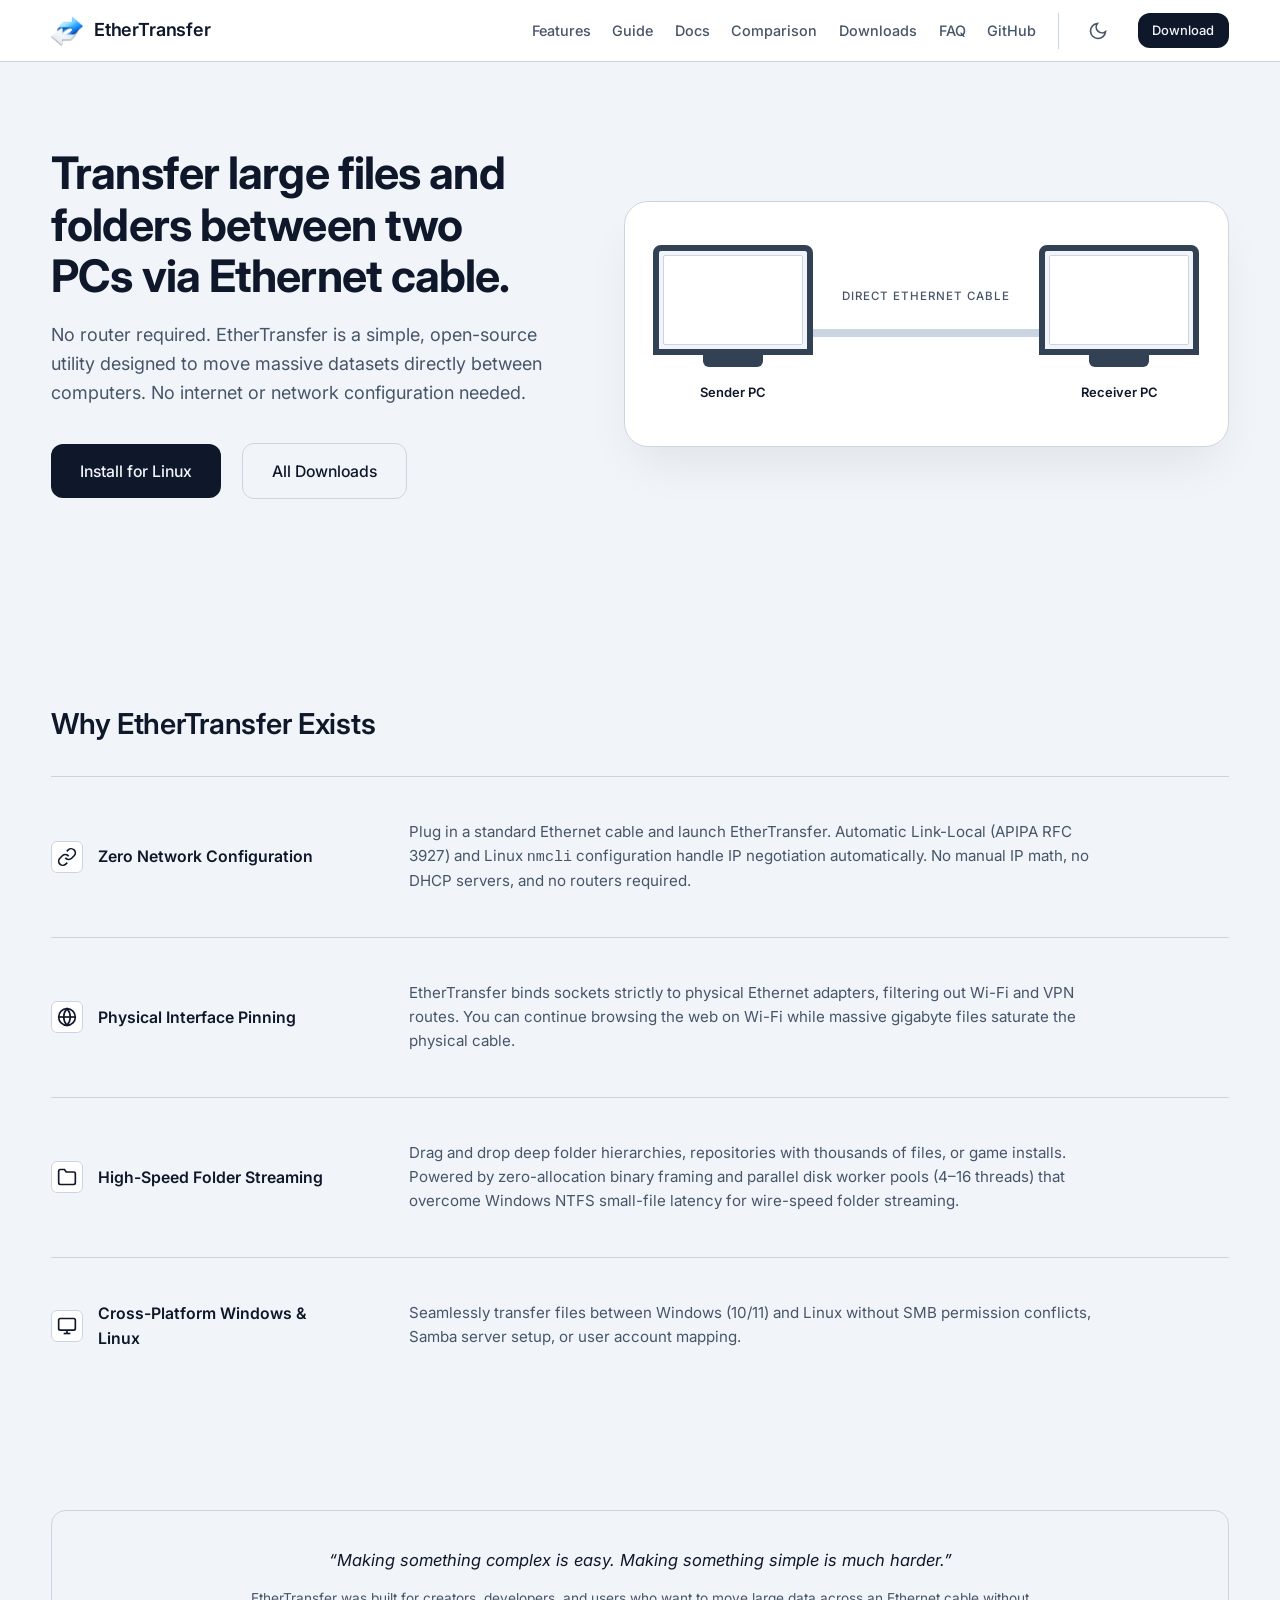
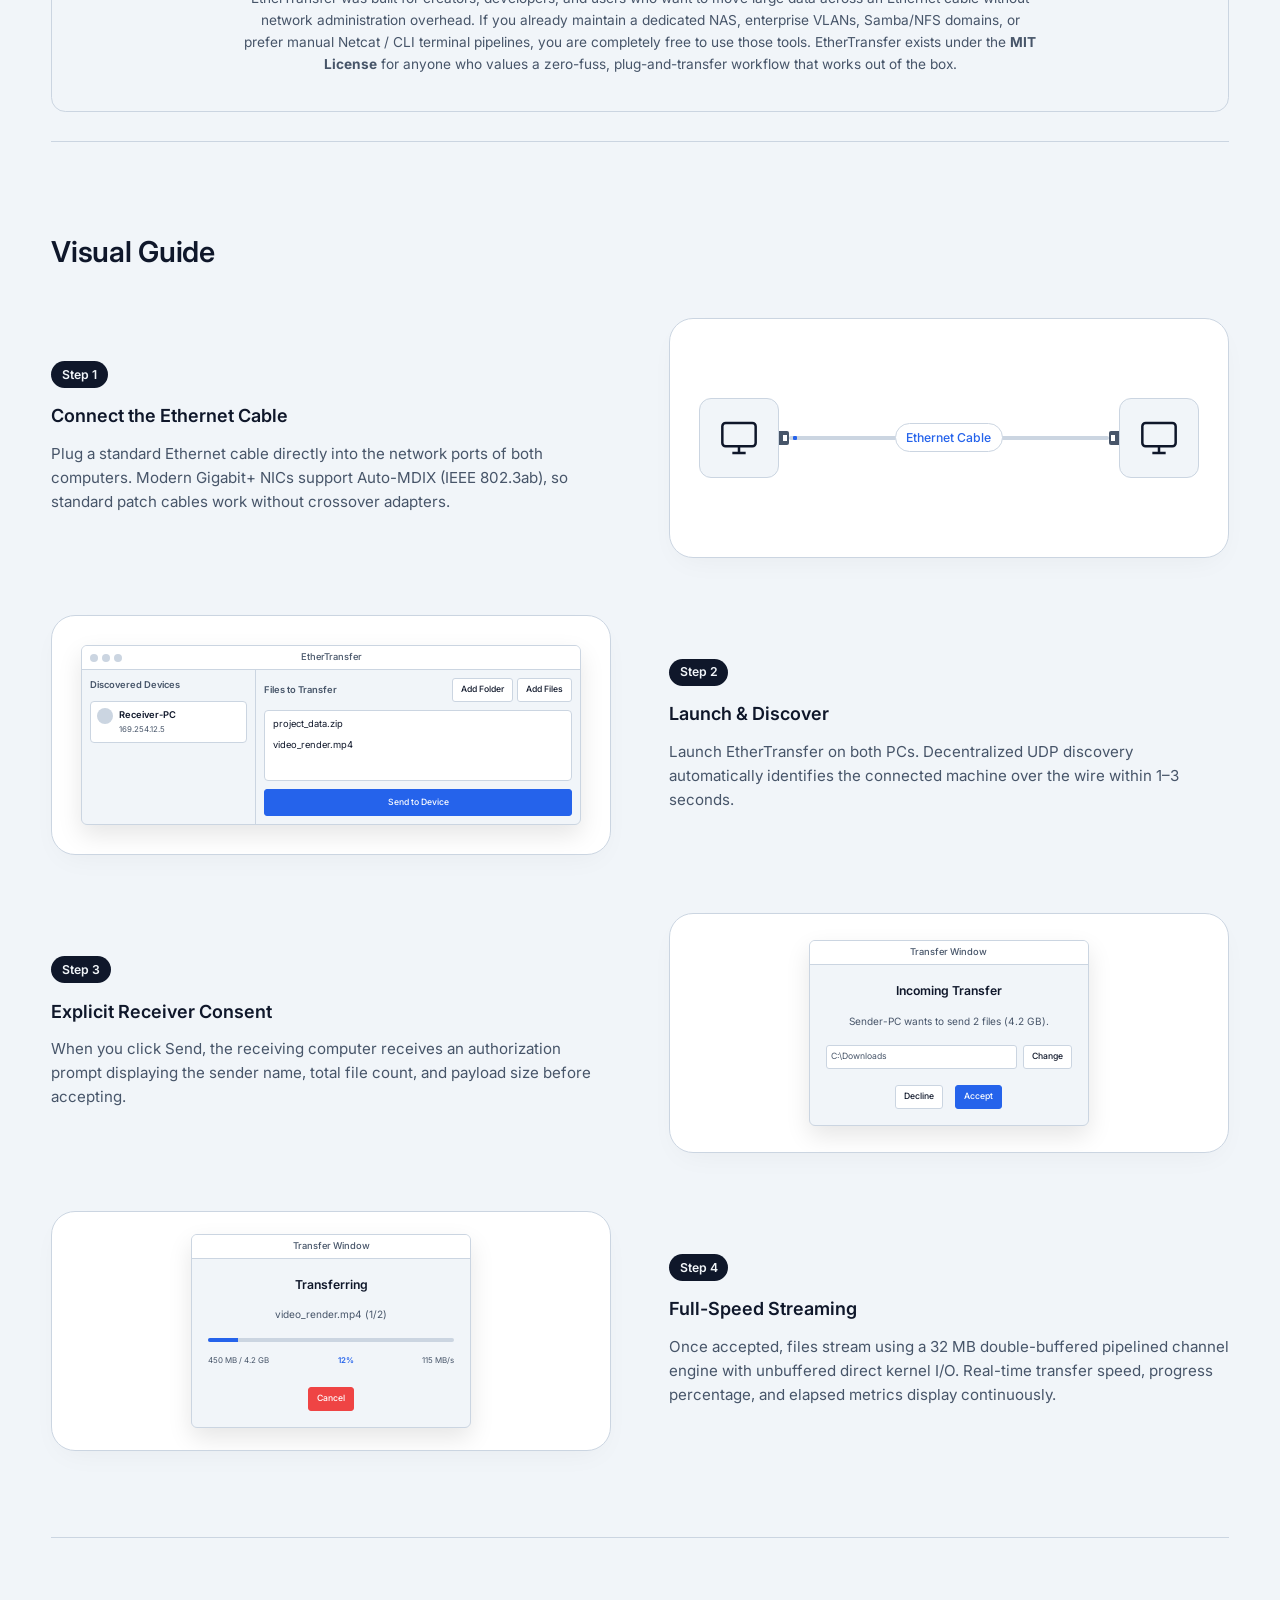
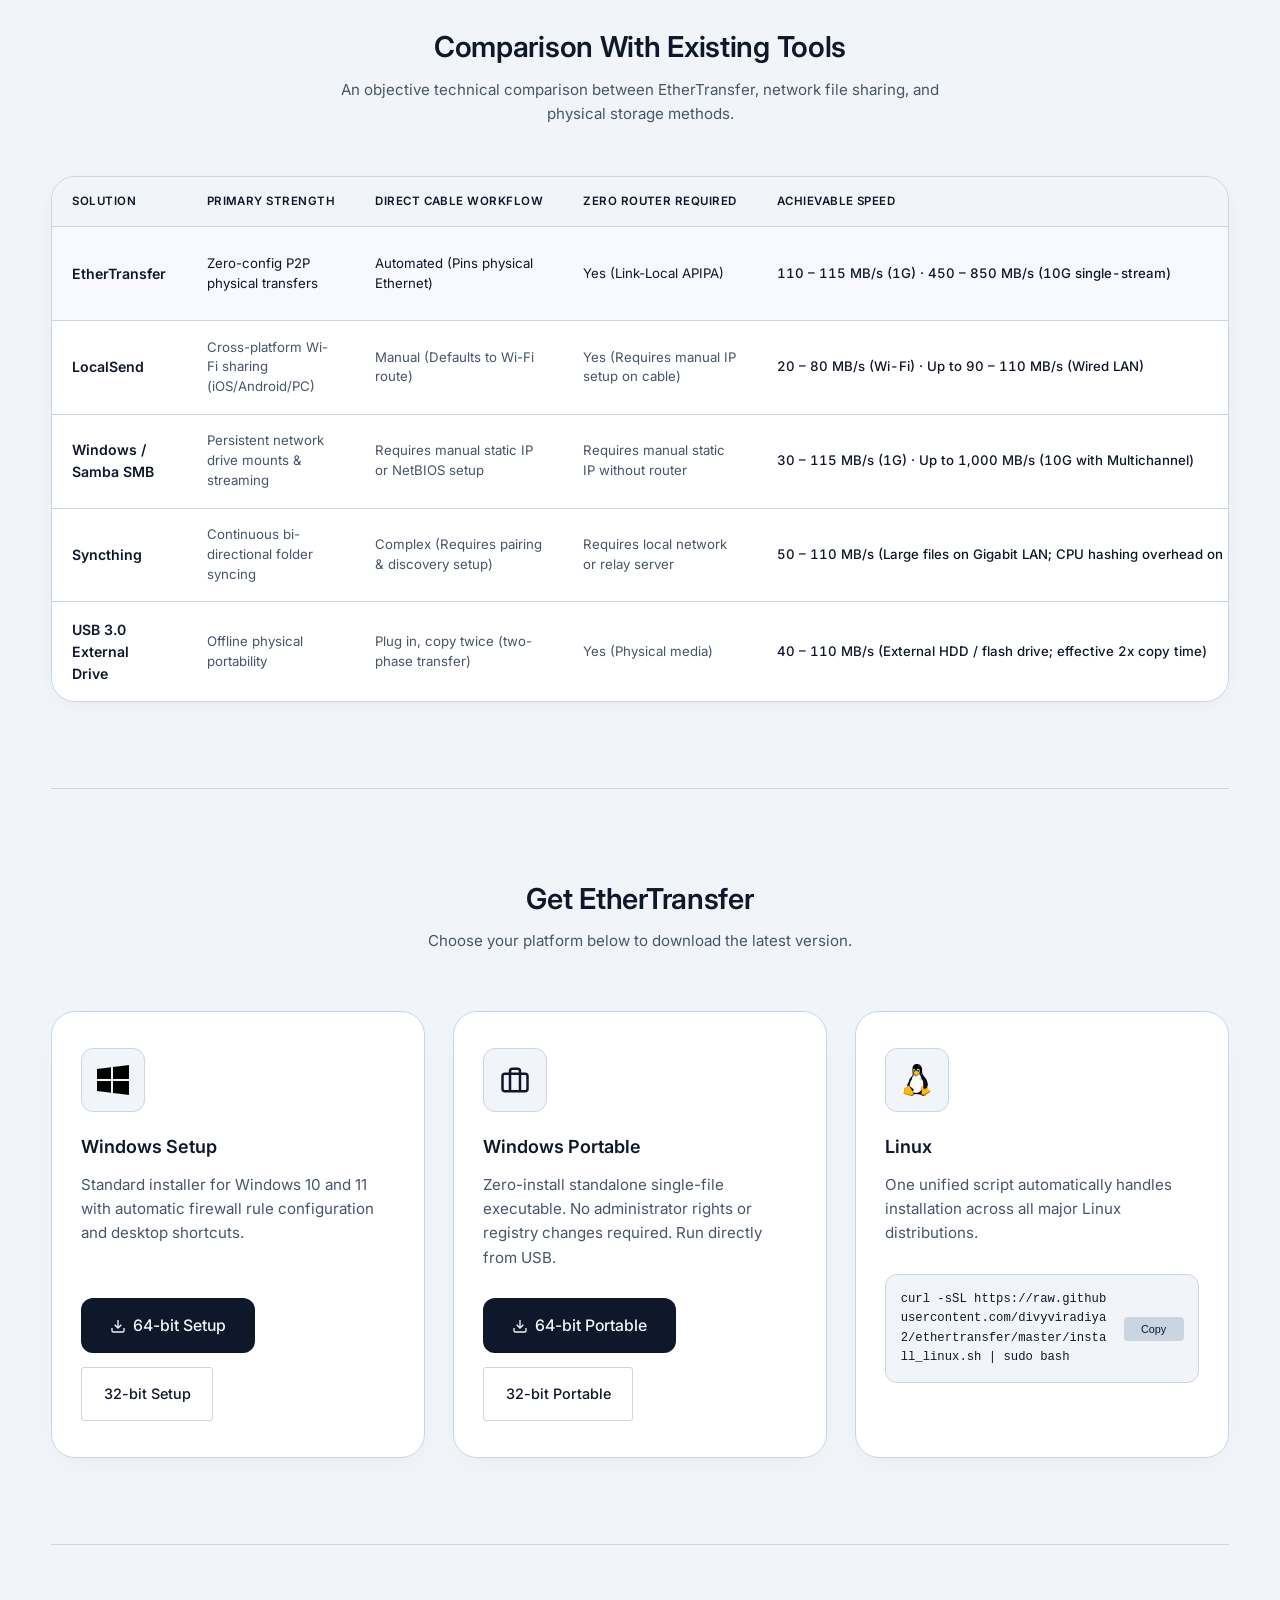
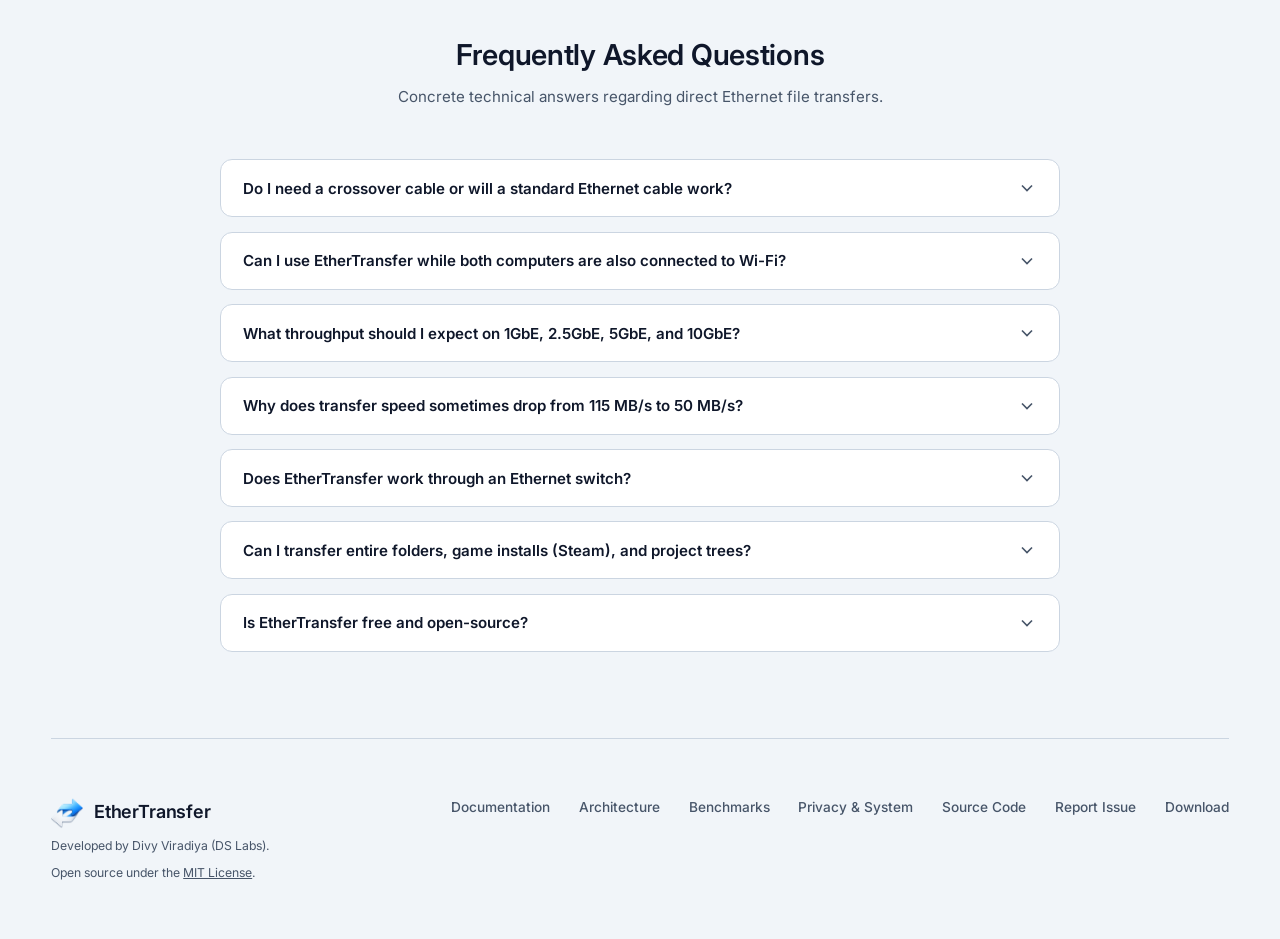
<file: website/index.html>
<!DOCTYPE html>
<html lang="en" data-theme="light">
<head>
    <meta charset="UTF-8">
    <meta name="viewport" content="width=device-width, initial-scale=1.0">
    <title>EtherTransfer | Direct PC-to-PC File Transfer via Ethernet Cable (100% Offline, Zero-Config)</title>
    <meta name="description" content="Transfer massive files and entire folders directly between two PCs using an Ethernet cable. 100% offline, zero configuration, no router or internet required. Free & open-source for Windows & Linux.">
    <meta name="keywords" content="EtherTransfer, ethernet file transfer, direct pc to pc file transfer, transfer files pc to pc ethernet cable, lan cable file transfer without router, transfer files from pc to pc without internet, offline computer to computer transfer, direct ethernet file transfer windows 11, transfer large files laptop to laptop, crossover cable alternative, open source lan transfer, fast pc file sharing">
    <meta name="author" content="Divy Viradiya (DS Labs)">
    <meta name="robots" content="index, follow, max-image-preview:large, max-snippet:-1, max-video-preview:-1">
    <link rel="canonical" href="https://divyviradiya2.github.io/ethertransfer/">
    <meta name="google-site-verification" content="xo-fJdA8-y3mHNGwgR5dmHEUCVLoCD04pnYCqhpPVao">

    <meta property="og:type" content="website">
    <meta property="og:url" content="https://divyviradiya2.github.io/ethertransfer/">
    <meta property="og:title" content="EtherTransfer | Direct PC-to-PC File Transfer via Ethernet Cable">
    <meta property="og:description" content="Move massive files and folder trees directly between two PCs at full Ethernet speed. 100% offline, zero setup, no router or internet needed.">
    <meta property="og:image" content="https://divyviradiya2.github.io/ethertransfer/assets/logo.png">
    <meta property="og:site_name" content="EtherTransfer">
    <meta property="og:locale" content="en_US">

    <meta name="twitter:card" content="summary_large_image">
    <meta name="twitter:url" content="https://divyviradiya2.github.io/ethertransfer/">
    <meta name="twitter:title" content="EtherTransfer | Direct PC-to-PC File Transfer via Ethernet Cable">
    <meta name="twitter:description" content="Transfer massive files directly between two computers via Ethernet cable. 100% offline, no router, free & open-source.">
    <meta name="twitter:image" content="https://divyviradiya2.github.io/ethertransfer/assets/logo.png">
    <meta name="theme-color" content="#2563eb">

    <link rel="icon" type="image/png" href="assets/logo.png">
    <link rel="preconnect" href="https://fonts.googleapis.com">
    <link rel="preconnect" href="https://fonts.gstatic.com" crossorigin>
    <link href="https://fonts.googleapis.com/css2?family=Inter:wght@400;500;600;700&display=swap" rel="stylesheet">
    <link rel="stylesheet" href="styles.css">

    <script type="application/ld+json">
    {
      "@context": "https://schema.org",
      "@type": "SoftwareApplication",
      "name": "EtherTransfer",
      "operatingSystem": "Windows 10, Windows 11, Linux",
      "applicationCategory": "UtilitiesApplication",
      "offers": {
        "@type": "Offer",
        "price": "0",
        "priceCurrency": "USD"
      },
      "description": "EtherTransfer is an open-source utility for high-speed, direct PC-to-PC file and folder transfers over an Ethernet cable without a router, internet, or manual network configuration.",
      "softwareVersion": "0.3.0",
      "downloadUrl": "https://github.com/divyviradiya2/ethertransfer/releases/latest",
      "url": "https://divyviradiya2.github.io/ethertransfer/",
      "image": "https://divyviradiya2.github.io/ethertransfer/assets/logo.png",
      "author": {
        "@type": "Person",
        "name": "Divy Viradiya",
        "url": "https://github.com/divyviradiya2"
      },
      "publisher": {
        "@type": "Organization",
        "name": "DS Labs",
        "url": "https://github.com/divyviradiya2/ethertransfer"
      }
    }
    </script>

    <script type="application/ld+json">
    {
      "@context": "https://schema.org",
      "@type": "FAQPage",
      "mainEntity": [
        {
          "@type": "Question",
          "name": "How do I transfer large files directly between two PCs using an Ethernet cable?",
          "acceptedAnswer": {
            "@type": "Answer",
            "text": "Plug a standard Ethernet (LAN) cable directly into both computers and open EtherTransfer on both machines. The app automatically discovers the connected PC using link-local discovery without needing a router, switch, or manual IP configuration. Select your files or folders and click Send to transfer at full Gigabit speeds."
          }
        },
        {
          "@type": "Question",
          "name": "Do I need a crossover cable or will a regular Ethernet cable work?",
          "acceptedAnswer": {
            "@type": "Answer",
            "text": "A regular, standard Ethernet cable (Cat 5e, Cat 6, Cat 6a, Cat 7, or Cat 8) works perfectly. Modern network interface cards (NICs) support Auto-MDI/MDIX, which automatically switches the send and receive pins. Legacy crossover cables are also 100% compatible."
          }
        },
        {
          "@type": "Question",
          "name": "Can I connect multiple computers together through an Ethernet switch?",
          "acceptedAnswer": {
            "@type": "Answer",
            "text": "Yes. EtherTransfer works both point-to-point (1-to-1) with a direct cable and across unmanaged/managed Ethernet switches (multi-device). When multiple PCs running EtherTransfer are plugged into the same switch, they automatically discover each other via UDP broadcasts and populate the Discovered Devices list for selective transfers."
          }
        },
        {
          "@type": "Question",
          "name": "What if my laptop doesn't have an Ethernet port?",
          "acceptedAnswer": {
            "@type": "Answer",
            "text": "Any standard USB-A, USB-C, or Thunderbolt-to-Ethernet adapter/dongle (Realtek RTL8153, ASIX AX88179, etc.) works out of the box with zero drivers needed. Direct point-to-point Thunderbolt 3/4/USB4 networking cables are also supported."
          }
        },
        {
          "@type": "Question",
          "name": "Does EtherTransfer work completely offline without internet or Wi-Fi?",
          "acceptedAnswer": {
            "@type": "Answer",
            "text": "Yes, EtherTransfer is 100% offline. Data travels exclusively through the physical Ethernet wire from PC to PC. No internet connection, Wi-Fi router, cloud servers, or external telemetry are involved, making it ideal for air-gapped systems and sensitive data."
          }
        },
        {
          "@type": "Question",
          "name": "Can I transfer files between Windows and Linux computers?",
          "acceptedAnswer": {
            "@type": "Answer",
            "text": "Yes. EtherTransfer provides seamless cross-platform compatibility between Windows (10 & 11) and Linux distributions (Ubuntu, Debian, Fedora, Arch, CentOS). Directory paths and file metadata are automatically normalized during the transfer."
          }
        },
        {
          "@type": "Question",
          "name": "How fast is direct Ethernet file transfer compared to Wi-Fi or USB?",
          "acceptedAnswer": {
            "@type": "Answer",
            "text": "Direct Gigabit Ethernet achieves payload transfer speeds of 110 MB/s to 115 MB/s (~1 Gbps TCP payload saturation), and 10GbE single-stream transfers reach 450 MB/s to 850 MB/s depending on storage speed and CPU interrupt handling. A 100 GB dataset transfers in roughly 14 minutes on Gigabit Ethernet, compared to over 1.5 hours on typical Wi-Fi and 4+ hours on cloud storage."
          }
        },
        {
          "@type": "Question",
          "name": "Do I need to configure static IP addresses or change network adapter settings?",
          "acceptedAnswer": {
            "@type": "Answer",
            "text": "No. EtherTransfer uses automatic peer discovery over link-local IPv4 addresses (APIPA 169.254.x.x). There are zero IP addresses to configure, zero network adapter settings to change, and zero router port forwards required."
          }
        }
      ]
    }
    </script>

    <script type="application/ld+json">
    {
      "@context": "https://schema.org",
      "@type": "HowTo",
      "name": "How to Transfer Large Files Between Two Computers via Ethernet Cable",
      "description": "Step-by-step guide to transferring massive datasets and intact folder trees directly between two PCs using an Ethernet cable with EtherTransfer.",
      "step": [
        {
          "@type": "HowToStep",
          "name": "Connect the Ethernet Cable",
          "text": "Connect a standard RJ-45 Ethernet cable directly between the LAN network ports of Computer A and Computer B.",
          "position": 1
        },
        {
          "@type": "HowToStep",
          "name": "Launch EtherTransfer on Both Machines",
          "text": "Open EtherTransfer on both PCs. The computers automatically discover each other in the Discovered Devices list.",
          "position": 2
        },
        {
          "@type": "HowToStep",
          "name": "Select Files or Folders",
          "text": "Click Add Files or Add Folder on the sending computer to stage your data.",
          "position": 3
        },
        {
          "@type": "HowToStep",
          "name": "Accept and Stream at Full Speed",
          "text": "Click Send. The receiving computer prompts to choose a destination directory and accept the transfer, streaming files at full gigabit speed.",
          "position": 4
        }
      ]
    }
    </script>
</head>
<body>
    <header class="top-nav">
        <div class="nav-container">
            <div class="brand">
                <img src="assets/logo.png" alt="Logo" class="logo">
                <span class="brand-name">EtherTransfer</span>
            </div>
            <div class="nav-controls">
                <div class="nav-links">
                    <a href="#features" class="nav-link">Features</a>
                    <a href="#guide" class="nav-link">Guide</a>
                    <a href="docs.html" class="nav-link">Docs</a>
                    <a href="#comparison" class="nav-link">Comparison</a>
                    <a href="#downloads" class="nav-link">Downloads</a>
                    <a href="#faq" class="nav-link">FAQ</a>
                    <a href="https://github.com/divyviradiya2/ethertransfer" target="_blank" rel="noopener noreferrer" class="nav-link">GitHub</a>
                </div>
                <div class="nav-actions">
                    <button id="theme-toggle" class="theme-toggle" aria-label="Toggle Theme">
                        <svg class="sun-icon" viewBox="0 0 24 24" width="20" height="20" stroke="currentColor" stroke-width="2" fill="none"><circle cx="12" cy="12" r="5"></circle><line x1="12" y1="1" x2="12" y2="3"></line><line x1="12" y1="21" x2="12" y2="23"></line><line x1="4.22" y1="4.22" x2="5.64" y2="5.64"></line><line x1="18.36" y1="18.36" x2="19.78" y2="19.78"></line><line x1="1" y1="12" x2="3" y2="12"></line><line x1="21" y1="12" x2="23" y2="12"></line><line x1="4.22" y1="19.78" x2="5.64" y2="18.36"></line><line x1="18.36" y1="5.64" x2="19.78" y2="4.22"></line></svg>
                        <svg class="moon-icon" viewBox="0 0 24 24" width="20" height="20" stroke="currentColor" stroke-width="2" fill="none"><path d="M21 12.79A9 9 0 1 1 11.21 3 7 7 0 0 0 21 12.79z"></path></svg>
                    </button>
                    <a href="#downloads" class="btn-primary small-btn">Download</a>
                    <button id="mobile-menu-btn" class="mobile-menu-btn" aria-label="Toggle navigation menu" aria-expanded="false">
                        <span class="hamburger-bar"></span>
                        <span class="hamburger-bar"></span>
                        <span class="hamburger-bar"></span>
                    </button>
                </div>
            </div>
        </div>
    </header>

    <div id="mobile-nav-drawer" class="mobile-nav-drawer" aria-hidden="true">
        <div class="mobile-nav-backdrop" id="mobile-nav-backdrop"></div>
        <div class="mobile-nav-panel">
            <nav class="mobile-nav-links">
                <a href="#features" class="mobile-nav-link">
                    <span>Features</span>
                    <svg viewBox="0 0 24 24" width="18" height="18" stroke="currentColor" stroke-width="2" fill="none"><polyline points="9 18 15 12 9 6"></polyline></svg>
                </a>
                <a href="#guide" class="mobile-nav-link">
                    <span>Guide</span>
                    <svg viewBox="0 0 24 24" width="18" height="18" stroke="currentColor" stroke-width="2" fill="none"><polyline points="9 18 15 12 9 6"></polyline></svg>
                </a>
                <a href="docs.html" class="mobile-nav-link">
                    <span>Documentation</span>
                    <svg viewBox="0 0 24 24" width="18" height="18" stroke="currentColor" stroke-width="2" fill="none"><polyline points="9 18 15 12 9 6"></polyline></svg>
                </a>
                <a href="#comparison" class="mobile-nav-link">
                    <span>Speed Comparison</span>
                    <svg viewBox="0 0 24 24" width="18" height="18" stroke="currentColor" stroke-width="2" fill="none"><polyline points="9 18 15 12 9 6"></polyline></svg>
                </a>
                <a href="#downloads" class="mobile-nav-link">
                    <span>All Downloads</span>
                    <svg viewBox="0 0 24 24" width="18" height="18" stroke="currentColor" stroke-width="2" fill="none"><polyline points="9 18 15 12 9 6"></polyline></svg>
                </a>
                <a href="#faq" class="mobile-nav-link">
                    <span>FAQ</span>
                    <svg viewBox="0 0 24 24" width="18" height="18" stroke="currentColor" stroke-width="2" fill="none"><polyline points="9 18 15 12 9 6"></polyline></svg>
                </a>
                <a href="https://github.com/divyviradiya2/ethertransfer" target="_blank" rel="noopener noreferrer" class="mobile-nav-link external">
                    <span>GitHub Repository</span>
                    <svg viewBox="0 0 24 24" width="18" height="18" stroke="currentColor" stroke-width="2" fill="none"><path d="M18 13v6a2 2 0 0 1-2 2H5a2 2 0 0 1-2-2V8a2 2 0 0 1 2-2h6"></path><polyline points="15 3 21 3 21 9"></polyline><line x1="10" y1="14" x2="21" y2="3"></line></svg>
                </a>
            </nav>
            <div class="mobile-nav-actions">
                <a href="#downloads" class="btn-primary mobile-cta-btn">Get EtherTransfer</a>
            </div>
        </div>
    </div>

    <div class="site-wrapper">
        <main>

            <section class="hero-section">
                <div class="hero-content">
                    <h1>Transfer large files and folders between two PCs via Ethernet cable.</h1>
                    <p class="hero-subtitle">No router required. EtherTransfer is a simple, open-source utility designed to move massive datasets directly between computers. No internet or network configuration needed.</p>

                    <div class="action-row">
                        <a href="https://github.com/divyviradiya2/ethertransfer/releases/latest" class="btn-primary" id="primary-download-btn">Download Release</a>
                        <a href="#downloads" class="btn-secondary">All Downloads</a>
                    </div>
                </div>

                <div class="hero-visual">
                    <div class="concept-diagram">

                        <div class="concept-pc">
                            <div class="pc-monitor">
                                <div class="mock-screen"></div>
                            </div>
                            <div class="pc-base"></div>
                            <span class="pc-label">Sender PC</span>
                        </div>

                        <div class="concept-link">
                            <div class="link-info">Direct Ethernet Cable</div>
                            <div class="cable-track">
                                <div class="cable-wire"></div>
                                <div class="data-packet p1">
                                    <svg viewBox="0 0 24 24" width="16" height="16" fill="currentColor"><path d="M10 4H4c-1.1 0-1.99.9-1.99 2L2 18c0 1.1.9 2 2 2h16c1.1 0 2-.9 2-2V8c0-1.1-.9-2-2-2h-8l-2-2z"/></svg>
                                </div>
                                <div class="data-packet p2">
                                    <svg viewBox="0 0 24 24" width="16" height="16" fill="currentColor"><path d="M14 2H6c-1.1 0-1.99.9-1.99 2L4 20c0 1.1.89 2 1.99 2H18c1.1 0 2-.9 2-2V8l-6-6zM6 20V4h7v5h5v11H6z"/></svg>
                                </div>
                                <div class="data-packet p3">
                                    <svg viewBox="0 0 24 24" width="16" height="16" fill="currentColor"><path d="M10 4H4c-1.1 0-1.99.9-1.99 2L2 18c0 1.1.9 2 2 2h16c1.1 0 2-.9 2-2V8c0-1.1-.9-2-2-2h-8l-2-2z"/></svg>
                                </div>
                            </div>
                        </div>

                        <div class="concept-pc">
                            <div class="pc-monitor">
                                <div class="mock-screen"></div>
                            </div>
                            <div class="pc-base"></div>
                            <span class="pc-label">Receiver PC</span>
                        </div>

                    </div>
                </div>

            </section>

            <section id="features" class="features-section">
                <h2>Why EtherTransfer Exists</h2>
                <div class="features-list">
                    <div class="feature-row">
                        <div class="feature-label">
                            <div class="f-icon">
                                <svg viewBox="0 0 24 24" width="20" height="20" stroke="currentColor" stroke-width="2" fill="none"><path d="M10 13a5 5 0 0 0 7.54.54l3-3a5 5 0 0 0-7.07-7.07l-1.72 1.71"></path><path d="M14 11a5 5 0 0 0-7.54-.54l-3 3a5 5 0 0 0 7.07 7.07l1.71-1.71"></path></svg>
                            </div>
                            <h3>Zero Network Configuration</h3>
                        </div>
                        <div class="feature-desc">
                            <p>Plug in a standard Ethernet cable and launch EtherTransfer. Automatic Link-Local (APIPA RFC 3927) and Linux <code>nmcli</code> configuration handle IP negotiation automatically. No manual IP math, no DHCP servers, and no routers required.</p>
                        </div>
                    </div>

                    <div class="feature-row">
                        <div class="feature-label">
                            <div class="f-icon">
                                <svg viewBox="0 0 24 24" width="20" height="20" stroke="currentColor" stroke-width="2" fill="none"><circle cx="12" cy="12" r="10"></circle><line x1="2" y1="12" x2="22" y2="12"></line><path d="M12 2a15.3 15.3 0 0 1 4 10 15.3 15.3 0 0 1-4 10 15.3 15.3 0 0 1-4-10 15.3 15.3 0 0 1 4-10z"></path></svg>
                            </div>
                            <h3>Physical Interface Pinning</h3>
                        </div>
                        <div class="feature-desc">
                            <p>EtherTransfer binds sockets strictly to physical Ethernet adapters, filtering out Wi-Fi and VPN routes. You can continue browsing the web on Wi-Fi while massive gigabyte files saturate the physical cable.</p>
                        </div>
                    </div>

                    <div class="feature-row">
                        <div class="feature-label">
                            <div class="f-icon">
                                <svg viewBox="0 0 24 24" width="20" height="20" stroke="currentColor" stroke-width="2" fill="none"><path d="M22 19a2 2 0 0 1-2 2H4a2 2 0 0 1-2-2V5a2 2 0 0 1 2-2h5l2 3h9a2 2 0 0 1 2 2z"></path></svg>
                            </div>
                            <h3>High-Speed Folder Streaming</h3>
                        </div>
                        <div class="feature-desc">
                            <p>Drag and drop deep folder hierarchies, repositories with thousands of files, or game installs. Powered by zero-allocation binary framing and parallel disk worker pools (4–16 threads) that overcome Windows NTFS small-file latency for wire-speed folder streaming.</p>
                        </div>
                    </div>

                    <div class="feature-row">
                        <div class="feature-label">
                            <div class="f-icon">
                                <svg viewBox="0 0 24 24" width="20" height="20" stroke="currentColor" stroke-width="2" fill="none"><rect x="2" y="3" width="20" height="14" rx="2" ry="2"></rect><line x1="8" y1="21" x2="16" y2="21"></line><line x1="12" y1="17" x2="12" y2="21"></line></svg>
                            </div>
                            <h3>Cross-Platform Windows & Linux</h3>
                        </div>
                        <div class="feature-desc">
                            <p>Seamlessly transfer files between Windows (10/11) and Linux without SMB permission conflicts, Samba server setup, or user account mapping.</p>
                        </div>
                    </div>
                </div>
            </section>

            <section class="philosophy-section" style="padding: 2.5rem 1rem; margin: 2rem 0; background: var(--bg-card); border-radius: 1rem; border: 1px solid var(--border-color);">
                <div style="max-width: 800px; margin: 0 auto; text-align: center;">
                    <blockquote style="font-size: 1.15rem; font-style: italic; color: var(--text-main); margin-bottom: 1rem;">
                        &ldquo;Making something complex is easy. Making something simple is much harder.&rdquo;
                    </blockquote>
                    <p style="font-size: 0.95rem; color: var(--text-muted); line-height: 1.6;">
                        EtherTransfer was built for creators, developers, and users who want to move large data across an Ethernet cable without network administration overhead. If you already maintain a dedicated NAS, enterprise VLANs, Samba/NFS domains, or prefer manual Netcat / CLI terminal pipelines, you are completely free to use those tools. EtherTransfer exists under the <strong>MIT License</strong> for anyone who values a zero-fuss, plug-and-transfer workflow that works out of the box.
                    </p>
                </div>
            </section>

            <section id="guide" class="usage-section">
                <h2>Visual Guide</h2>

                <div class="visual-steps">

                    <div class="visual-step">
                        <div class="step-text">
                            <div class="step-badge">Step 1</div>
                            <h3>Connect the Ethernet Cable</h3>
                            <p>Plug a standard Ethernet cable directly into the network ports of both computers. Modern Gigabit+ NICs support Auto-MDIX (IEEE 802.3ab), so standard patch cables work without crossover adapters.</p>
                        </div>
                        <div class="step-visual">
                            <div class="visual-box">
                                <div class="diagram">
                                    <div class="node-icon">
                                        <svg viewBox="0 0 24 24" width="40" height="40" stroke="currentColor" stroke-width="1.5" fill="none"><rect x="2" y="3" width="20" height="14" rx="2" ry="2"></rect><line x1="8" y1="21" x2="16" y2="21"></line><line x1="12" y1="17" x2="12" y2="21"></line></svg>
                                    </div>
                                    <div class="connection-path">
                                        <div class="connector left"></div>
                                        <div class="cable"></div>
                                        <div class="connector right"></div>
                                        <div class="packet p1"></div>
                                        <div class="packet p2"></div>
                                        <div class="packet p3"></div>
                                        <div class="connection-label">Ethernet Cable</div>
                                    </div>
                                    <div class="node-icon">
                                        <svg viewBox="0 0 24 24" width="40" height="40" stroke="currentColor" stroke-width="1.5" fill="none"><rect x="2" y="3" width="20" height="14" rx="2" ry="2"></rect><line x1="8" y1="21" x2="16" y2="21"></line><line x1="12" y1="17" x2="12" y2="21"></line></svg>
                                    </div>
                                </div>
                            </div>
                        </div>
                    </div>

                    <div class="visual-step reverse">
                        <div class="step-text">
                            <div class="step-badge">Step 2</div>
                            <h3>Launch & Discover</h3>
                            <p>Launch EtherTransfer on both PCs. Decentralized UDP discovery automatically identifies the connected machine over the wire within 1–3 seconds.</p>
                        </div>
                        <div class="step-visual">
                            <div class="visual-box">
                                <div class="ui-mockup main-window">
                                    <div class="ui-header">
                                        <div class="ui-dots"><span class="dot"></span><span class="dot"></span><span class="dot"></span></div>
                                        <div class="ui-title">EtherTransfer</div>
                                    </div>
                                    <div class="ui-body split">
                                        <div class="ui-sidebar">
                                            <div class="ui-sidebar-title">Discovered Devices</div>
                                            <div class="ui-device-item active">
                                                <div class="device-icon"></div>
                                                <div class="device-info">
                                                    <div class="d-name">Receiver-PC</div>
                                                    <div class="d-ip">169.254.12.5</div>
                                                </div>
                                            </div>
                                        </div>
                                        <div class="ui-main">
                                            <div class="ui-main-header">
                                                <div class="ui-main-title">Files to Transfer</div>
                                                <div class="ui-btn-group">
                                                    <div class="ui-btn">Add Folder</div>
                                                    <div class="ui-btn">Add Files</div>
                                                </div>
                                            </div>
                                            <div class="ui-file-area">
                                                <div class="ui-file-item"> project_data.zip</div>
                                                <div class="ui-file-item"> video_render.mp4</div>
                                            </div>
                                            <div class="ui-main-footer">
                                                <div class="ui-btn primary full">Send to Device</div>
                                            </div>
                                        </div>
                                    </div>
                                </div>
                            </div>
                        </div>
                    </div>

                    <div class="visual-step">
                        <div class="step-text">
                            <div class="step-badge">Step 3</div>
                            <h3>Explicit Receiver Consent</h3>
                            <p>When you click Send, the receiving computer receives an authorization prompt displaying the sender name, total file count, and payload size before accepting.</p>
                        </div>
                        <div class="step-visual">
                            <div class="visual-box">
                                <div class="ui-mockup dialog">
                                    <div class="ui-header"><div class="ui-title">Transfer Window</div></div>
                                    <div class="ui-body dialog-body">
                                        <div class="d-title">Incoming Transfer</div>
                                        <div class="d-desc">Sender-PC wants to send 2 files (4.2 GB).</div>
                                        <div class="d-save-row">
                                            <div class="d-save-input">C:\Downloads</div>
                                            <div class="ui-btn">Change</div>
                                        </div>
                                        <div class="d-actions">
                                            <div class="ui-btn">Decline</div>
                                            <div class="ui-btn primary">Accept</div>
                                        </div>
                                    </div>
                                </div>
                            </div>
                        </div>
                    </div>

                    <div class="visual-step reverse">
                        <div class="step-text">
                            <div class="step-badge">Step 4</div>
                            <h3>Full-Speed Streaming</h3>
                            <p>Once accepted, files stream using a 32 MB double-buffered pipelined channel engine with unbuffered direct kernel I/O. Real-time transfer speed, progress percentage, and elapsed metrics display continuously.</p>
                        </div>
                        <div class="step-visual">
                            <div class="visual-box">
                                <div class="ui-mockup dialog">
                                    <div class="ui-header"><div class="ui-title">Transfer Window</div></div>
                                    <div class="ui-body dialog-body">
                                        <div class="d-title">Transferring</div>
                                        <div class="d-desc">video_render.mp4 (1/2)</div>
                                        <div class="d-progress-bar"><div class="d-progress-fill"></div></div>
                                        <div class="d-stats">
                                            <span>450 MB / 4.2 GB</span>
                                            <span class="d-accent">12%</span>
                                            <span>115 MB/s</span>
                                        </div>
                                        <div class="ui-btn danger mt-2">Cancel</div>
                                    </div>
                                </div>
                            </div>
                        </div>
                    </div>

                </div>
            </section>

            <section id="comparison" class="comparison-section">
                <div class="section-header">
                    <h2>Comparison With Existing Tools</h2>
                    <p>An objective technical comparison between EtherTransfer, network file sharing, and physical storage methods.</p>
                </div>

                <div class="comparison-table-wrapper">
                    <table class="comparison-table">
                        <thead>
                            <tr>
                                <th>Solution</th>
                                <th>Primary Strength</th>
                                <th>Direct Cable Workflow</th>
                                <th>Zero Router Required</th>
                                <th>Achievable Speed</th>
                                <th>Security Model</th>
                            </tr>
                        </thead>
                        <tbody>
                            <tr class="highlight-row">
                                <td>
                                    <div class="table-method">
                                        <strong>EtherTransfer</strong>
                                    </div>
                                </td>
                                <td>Zero-config P2P physical transfers</td>
                                <td>Automated (Pins physical Ethernet)</td>
                                <td>Yes (Link-Local APIPA)</td>
                                <td class="speed-val">110 &ndash; 115 MB/s (1G) &middot; 450 &ndash; 850 MB/s (10G single-stream)</td>
                                <td>Plaintext local wire (UI consent gate)</td>
                            </tr>
                            <tr>
                                <td>
                                    <div class="table-method">
                                        <strong>LocalSend</strong>
                                    </div>
                                </td>
                                <td>Cross-platform Wi-Fi sharing (iOS/Android/PC)</td>
                                <td>Manual (Defaults to Wi-Fi route)</td>
                                <td>Yes (Requires manual IP setup on cable)</td>
                                <td class="speed-val">20 &ndash; 80 MB/s (Wi-Fi) &middot; Up to 90 &ndash; 110 MB/s (Wired LAN)</td>
                                <td>TLS 1.3 / HTTPS</td>
                            </tr>
                            <tr>
                                <td>
                                    <div class="table-method">
                                        <strong>Windows / Samba SMB</strong>
                                    </div>
                                </td>
                                <td>Persistent network drive mounts & streaming</td>
                                <td>Requires manual static IP or NetBIOS setup</td>
                                <td>Requires manual static IP without router</td>
                                <td class="speed-val">30 &ndash; 115 MB/s (1G) &middot; Up to 1,000 MB/s (10G with Multichannel)</td>
                                <td>SMB 3.1.1 AES-128/256</td>
                            </tr>
                            <tr>
                                <td>
                                    <div class="table-method">
                                        <strong>Syncthing</strong>
                                    </div>
                                </td>
                                <td>Continuous bi-directional folder syncing</td>
                                <td>Complex (Requires pairing & discovery setup)</td>
                                <td>Requires local network or relay server</td>
                                <td class="speed-val">50 &ndash; 110 MB/s (Large files on Gigabit LAN; CPU hashing overhead on small files)</td>
                                <td>TLS 1.3 Block Sync</td>
                            </tr>
                            <tr>
                                <td>
                                    <div class="table-method">
                                        <strong>USB 3.0 External Drive</strong>
                                    </div>
                                </td>
                                <td>Offline physical portability</td>
                                <td>Plug in, copy twice (two-phase transfer)</td>
                                <td>Yes (Physical media)</td>
                                <td class="speed-val">40 &ndash; 110 MB/s (External HDD / flash drive; effective 2x copy time)</td>
                                <td>Optional (BitLocker)</td>
                            </tr>
                        </tbody>
                    </table>
                </div>
            </section>

            <section id="downloads" class="downloads-section">
                <div class="downloads-header">
                    <h2>Get EtherTransfer</h2>
                    <p>Choose your platform below to download the latest version.</p>
                </div>

                <div class="downloads-grid">

                    <div class="download-card">
                        <div class="os-icon">
                            <img src="assets/windows.png" alt="Windows" width="32" height="32" class="os-asset invert-on-dark">
                        </div>
                        <h3>Windows Setup</h3>
                        <p>Standard installer for Windows 10 and 11 with automatic firewall rule configuration and desktop shortcuts.</p>
                        <div class="dl-actions">
                            <a href="https://github.com/divyviradiya2/ethertransfer/releases/latest/download/EtherTransfer_Setup_x64.exe" class="btn-primary dl-btn">
                                <svg viewBox="0 0 24 24" width="16" height="16" stroke="currentColor" stroke-width="2" fill="none"><path d="M21 15v4a2 2 0 0 1-2 2H5a2 2 0 0 1-2-2v-4"/><polyline points="7 10 12 15 17 10"/><line x1="12" y1="15" x2="12" y2="3"/></svg>
                                64-bit Setup
                            </a>
                            <a href="https://github.com/divyviradiya2/ethertransfer/releases/latest/download/EtherTransfer_Setup_x86.exe" class="ui-btn dl-btn-alt">
                                32-bit Setup
                            </a>
                        </div>
                    </div>

                    <div class="download-card">
                        <div class="os-icon">
                            <svg viewBox="0 0 24 24" width="30" height="30" stroke="currentColor" stroke-width="2" fill="none" class="os-asset"><rect x="2" y="7" width="20" height="14" rx="2" ry="2"></rect><path d="M16 21V5a2 2 0 0 0-2-2h-4a2 2 0 0 0-2 2v16"></path></svg>
                        </div>
                        <h3>Windows Portable</h3>
                        <p>Zero-install standalone single-file executable. No administrator rights or registry changes required. Run directly from USB.</p>
                        <div class="dl-actions">
                            <a href="https://github.com/divyviradiya2/ethertransfer/releases/latest/download/EtherTransfer_Portable_x64.exe" class="btn-primary dl-btn">
                                <svg viewBox="0 0 24 24" width="16" height="16" stroke="currentColor" stroke-width="2" fill="none"><path d="M21 15v4a2 2 0 0 1-2 2H5a2 2 0 0 1-2-2v-4"/><polyline points="7 10 12 15 17 10"/><line x1="12" y1="15" x2="12" y2="3"/></svg>
                                64-bit Portable
                            </a>
                            <a href="https://github.com/divyviradiya2/ethertransfer/releases/latest/download/EtherTransfer_Portable_x86.exe" class="ui-btn dl-btn-alt">
                                32-bit Portable
                            </a>
                        </div>
                    </div>

                    <div class="download-card">
                        <div class="os-icon">
                            <img src="assets/linux.png" alt="Linux" width="32" height="32" class="os-asset">
                        </div>
                        <h3>Linux</h3>
                        <p>One unified script automatically handles installation across all major Linux distributions.</p>
                        <div class="code-box">
                            <code>curl -sSL https://raw.githubusercontent.com/divyviradiya2/ethertransfer/master/install_linux.sh | sudo bash</code>
                            <button class="copy-btn" onclick="navigator.clipboard.writeText('curl -sSL https://raw.githubusercontent.com/divyviradiya2/ethertransfer/master/install_linux.sh | sudo bash'); const btn = this; btn.innerText = 'Copied!'; setTimeout(() => btn.innerText = 'Copy', 2000);">Copy</button>
                        </div>
                    </div>
                </div>
            </section>

            <section id="faq" class="faq-section">
                <div class="section-header">
                    <h2>Frequently Asked Questions</h2>
                    <p>Concrete technical answers regarding direct Ethernet file transfers.</p>
                </div>

                <div class="faq-accordion">
                    <div class="faq-item">
                        <button class="faq-question" aria-expanded="false">
                            <span>Do I need a crossover cable or will a standard Ethernet cable work?</span>
                            <svg class="faq-chevron" viewBox="0 0 24 24" width="20" height="20" stroke="currentColor" stroke-width="2" fill="none"><polyline points="6 9 12 15 18 9"></polyline></svg>
                        </button>
                        <div class="faq-answer">
                            <p>A standard straight-through patch cable (Cat 5e, Cat 6, Cat 6a, Cat 7, or Cat 8) works perfectly. Virtually all Gigabit (1000BASE-T) and multi-gigabit network cards produced since 2000 implement <strong>Auto-MDI/MDIX</strong> (IEEE 802.3ab), which automatically crosses over the transmit and receive lines inside the physical layer hardware.</p>
                        </div>
                    </div>

                    <div class="faq-item">
                        <button class="faq-question" aria-expanded="false">
                            <span>Can I use EtherTransfer while both computers are also connected to Wi-Fi?</span>
                            <svg class="faq-chevron" viewBox="0 0 24 24" width="20" height="20" stroke="currentColor" stroke-width="2" fill="none"><polyline points="6 9 12 15 18 9"></polyline></svg>
                        </button>
                        <div class="faq-answer">
                            <p>Yes. EtherTransfer inspects hardware PNP identifiers and physical device paths to filter out Wi-Fi and virtual network adapters. The transfer engine explicitly binds outgoing TCP sockets to the physical Ethernet adapter's local IP, ensuring multi-gigabyte transfers saturate the physical cable without interrupting your Wi-Fi internet connection.</p>
                        </div>
                    </div>

                    <div class="faq-item">
                        <button class="faq-question" aria-expanded="false">
                            <span>What throughput should I expect on 1GbE, 2.5GbE, 5GbE, and 10GbE?</span>
                            <svg class="faq-chevron" viewBox="0 0 24 24" width="20" height="20" stroke="currentColor" stroke-width="2" fill="none"><polyline points="6 9 12 15 18 9"></polyline></svg>
                        </button>
                        <div class="faq-answer">
                            <p>On 1 GbE, EtherTransfer sustains <strong>110–115 MB/s</strong>, saturating the physical TCP payload capacity. On 2.5 GbE, it reaches <strong>270–285 MB/s</strong> (requires SATA SSD or NVMe). On 5 GbE, single-stream transfers reach <strong>450–540 MB/s</strong>. On 10 GbE, a single plain TCP stream reaches <strong>450–850 MB/s</strong> (limited by standard 1500 MTU single-core interrupt load and sequential I/O). Full 10 GbE multi-stream socket saturation (1,150+ MB/s) is planned for a future release.</p>
                        </div>
                    </div>

                    <div class="faq-item">
                        <button class="faq-question" aria-expanded="false">
                            <span>Why does transfer speed sometimes drop from 115 MB/s to 50 MB/s?</span>
                            <svg class="faq-chevron" viewBox="0 0 24 24" width="20" height="20" stroke="currentColor" stroke-width="2" fill="none"><polyline points="6 9 12 15 18 9"></polyline></svg>
                        </button>
                        <div class="faq-answer">
                            <p>Speed drops during transfers typically result from three real-world factors: (1) <em>Many small files</em> (file creation overhead on disk dominates rather than network speed), (2) <em>SSD SLC cache exhaustion</em> (budget SSDs drop to TLC/QLC write speeds of 40–70 MB/s once their write cache fills up), or (3) <em>Mechanical hard drives</em> (HDDs max out around 60–100 MB/s sequential writes).</p>
                        </div>
                    </div>

                    <div class="faq-item">
                        <button class="faq-question" aria-expanded="false">
                            <span>Does EtherTransfer work through an Ethernet switch?</span>
                            <svg class="faq-chevron" viewBox="0 0 24 24" width="20" height="20" stroke="currentColor" stroke-width="2" fill="none"><polyline points="6 9 12 15 18 9"></polyline></svg>
                        </button>
                        <div class="faq-answer">
                            <p>Yes. When multiple computers running EtherTransfer are plugged into the same unmanaged or managed Ethernet switch, they discover each other via UDP broadcasts on port 50000 and appear in the Discovered Devices list for selective point-to-point transfers.</p>
                        </div>
                    </div>

                    <div class="faq-item">
                        <button class="faq-question" aria-expanded="false">
                            <span>Can I transfer entire folders, game installs (Steam), and project trees?</span>
                            <svg class="faq-chevron" viewBox="0 0 24 24" width="20" height="20" stroke="currentColor" stroke-width="2" fill="none"><polyline points="6 9 12 15 18 9"></polyline></svg>
                        </button>
                        <div class="faq-answer">
                            <p>Yes. EtherTransfer natively scans and recreates arbitrary nested directory structures on the receiving drive without requiring prior zip archiving. Hidden configuration files (like <code>.gitignore</code> and <code>.env</code>) are preserved, while path traversal attacks (<code>../</code>) and illegal filename characters are strictly sanitized.</p>
                        </div>
                    </div>

                    <div class="faq-item">
                        <button class="faq-question" aria-expanded="false">
                            <span>Is EtherTransfer free and open-source?</span>
                            <svg class="faq-chevron" viewBox="0 0 24 24" width="20" height="20" stroke="currentColor" stroke-width="2" fill="none"><polyline points="6 9 12 15 18 9"></polyline></svg>
                        </button>
                        <div class="faq-answer">
                            <p>Yes. EtherTransfer is 100% free and open-source under the <strong>MIT License</strong>. There are zero subscriptions, zero ads, zero tracking telemetry, and zero accounts required.</p>
                        </div>
                    </div>
                </div>
            </section>
        </main>

        <footer class="footer">
            <div class="footer-content">
                <div class="footer-left">
                    <div class="brand">
                        <img src="assets/logo.png" alt="Logo" class="logo">
                        <span class="brand-name">EtherTransfer</span>
                    </div>
                    <p class="copyright">Developed by Divy Viradiya (DS Labs).</p>
                    <p class="copyright">Open source under the <a href="https://github.com/divyviradiya2/ethertransfer/blob/master/LICENSE" target="_blank" class="text-link">MIT License</a>.</p>
                </div>
                <div class="footer-links">
                    <a href="docs.html">Documentation</a>
                    <a href="docs.html#architecture-networking">Architecture</a>
                    <a href="docs.html#performance-benchmarks">Benchmarks</a>
                    <a href="#" id="privacyOpenBtn">Privacy & System</a>
                    <a href="https://github.com/divyviradiya2/ethertransfer">Source Code</a>
                    <a href="https://github.com/divyviradiya2/ethertransfer/issues">Report Issue</a>
                    <a href="https://github.com/divyviradiya2/ethertransfer/releases/latest">Download</a>
                </div>
            </div>
        </footer>

        <dialog id="privacyModal" class="privacy-modal">
            <div class="modal-header">
                <h3>Privacy & System Policy</h3>
                <button id="privacyCloseBtn" class="close-modal" aria-label="Close dialog">&times;</button>
            </div>
            <div class="modal-body">
                <p>EtherTransfer operates 100% offline. However, the installer modifies specific system settings to allow seamless computer-to-computer transfers.</p>

                <h4>Network & Firewall</h4>
                <p>The installer automatically whitelists EtherTransfer in the Windows Defender Firewall. On Linux, it detects and modifies UFW, Firewalld, or iptables to open Port 50000 (UDP Discovery) and Port 55000 (TCP Transfer) for direct peer transfers.</p>

                <h4>System Dependencies</h4>
                <p>On Linux, the script automatically uses your package manager (apt, dnf, pacman, etc.) to install the <code>network-manager</code> package if it is missing, as it is required for monitoring interface connectivity.</p>

                <h4>Zero Telemetry Guarantee</h4>
                <p>EtherTransfer does not include background tracking services, telemetry agents, or startup analytics hooks. Absolutely no data ever leaves your local network.</p>
            </div>
        </dialog>

        <dialog id="linuxInstallModal" class="privacy-modal">
            <div class="modal-header">
                <h3>Linux Installation</h3>
                <button id="linuxInstallCloseBtn" class="close-modal" aria-label="Close dialog">&times;</button>
            </div>
            <div class="modal-body">
                <p>To install EtherTransfer on Linux, simply open your terminal and run the following command. The script will automatically detect your distribution and handle everything.</p>

                <h4 style="margin-top: 2rem;">Install Command</h4>
                <div class="code-box" style="margin-top: 0.5rem; margin-bottom: 1rem;">
                    <code style="border: none;">curl -sSL https://raw.githubusercontent.com/divyviradiya2/ethertransfer/master/install_linux.sh | sudo bash</code>
                    <button class="copy-btn" onclick="navigator.clipboard.writeText('curl -sSL https://raw.githubusercontent.com/divyviradiya2/ethertransfer/master/install_linux.sh | sudo bash'); const btn = this; btn.innerText = 'Copied!'; setTimeout(() => btn.innerText = 'Copy', 2000);">Copy</button>
                </div>
            </div>
        </dialog>
    </div>

    <script src="script.js"></script>
</body>
</html>
</file>
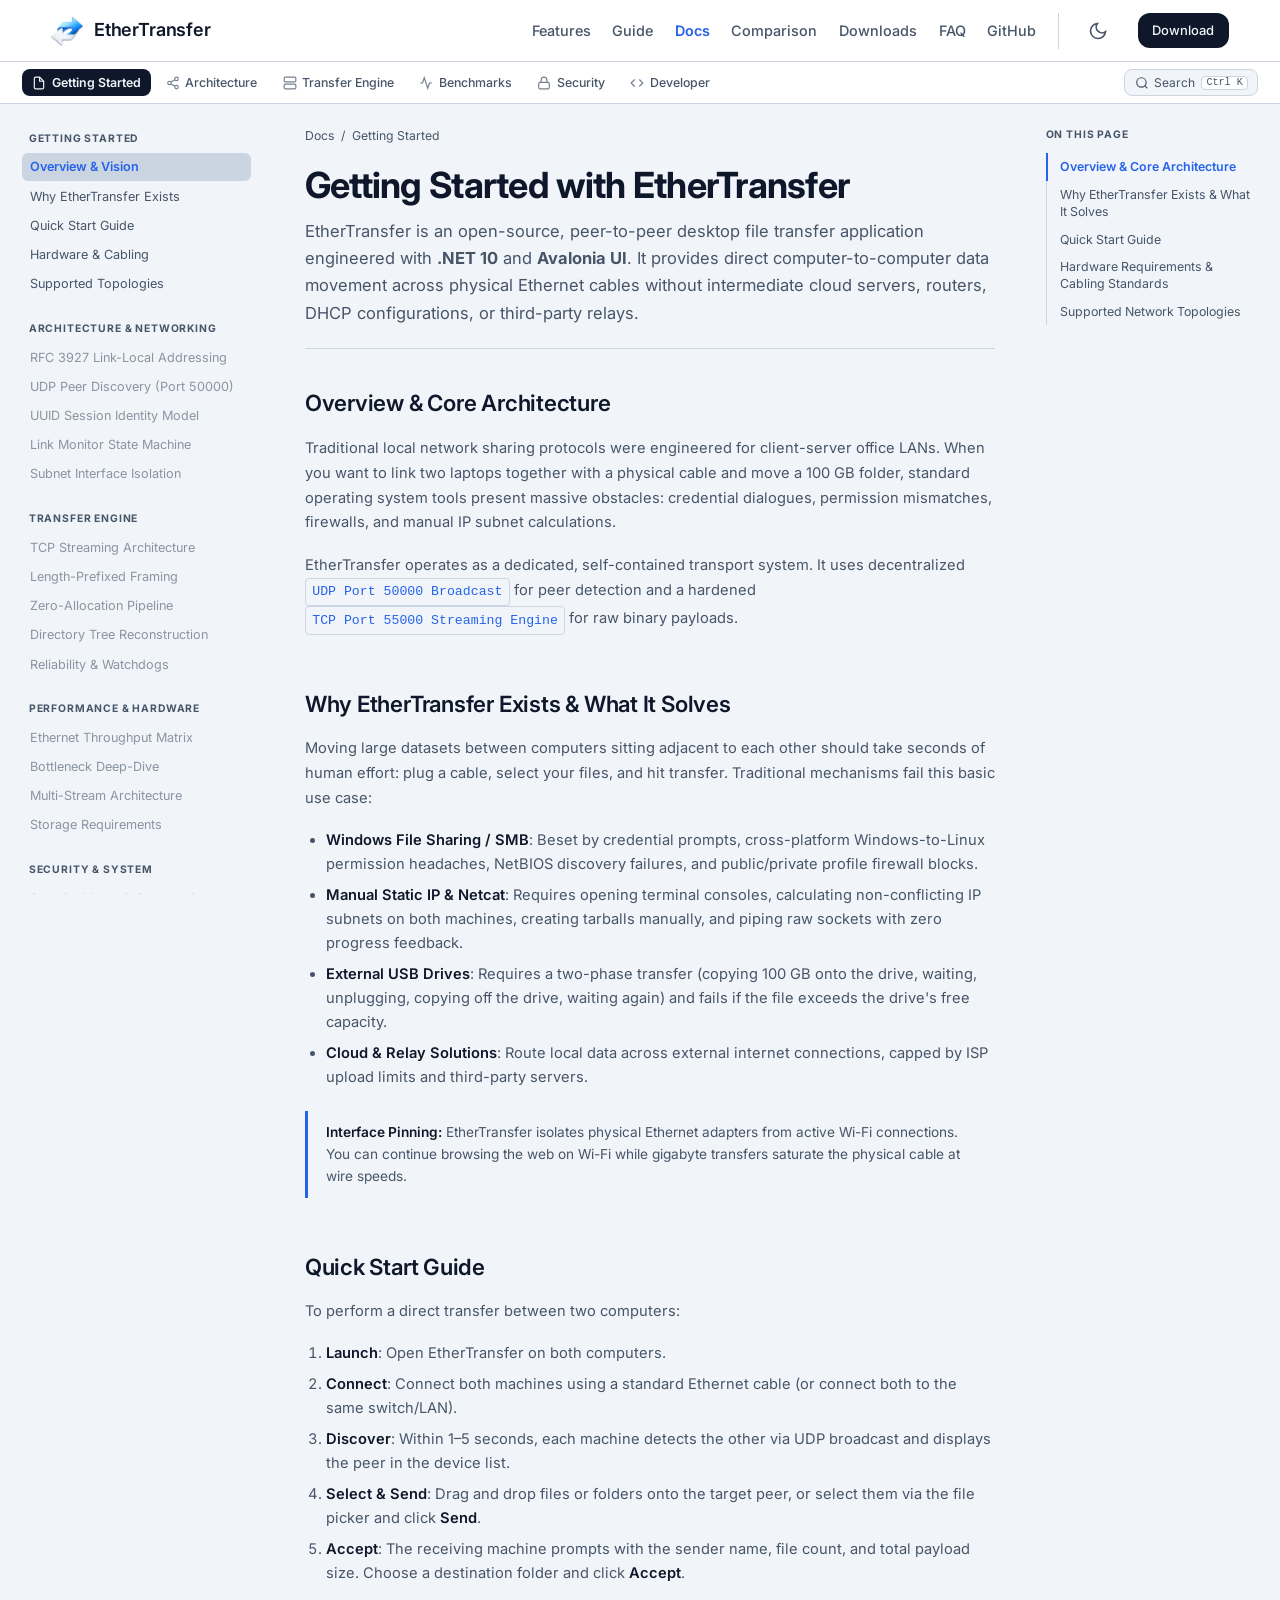
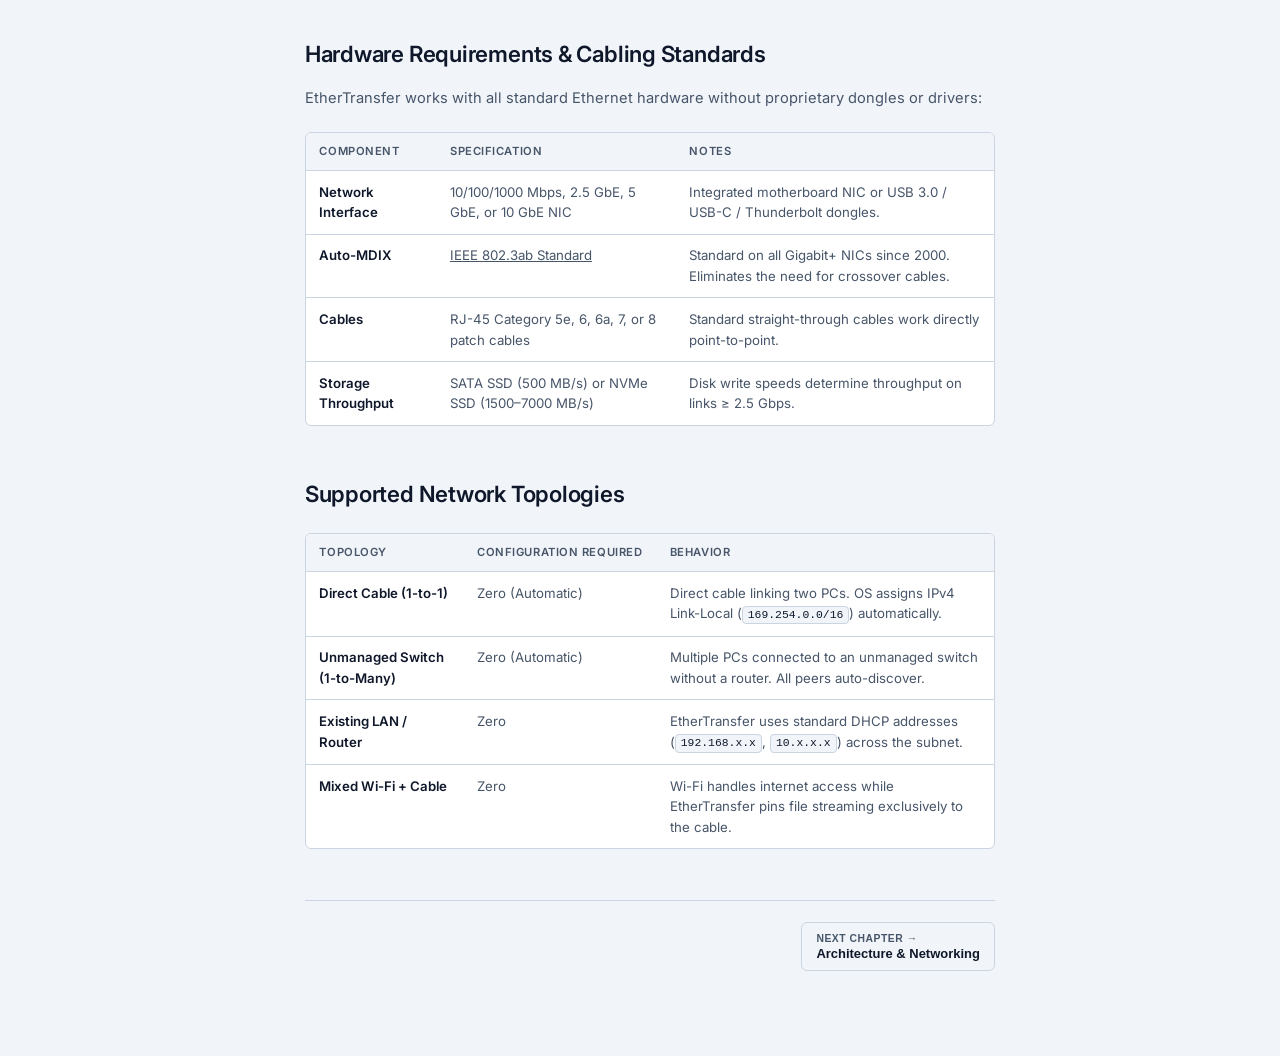
<file: website/docs.html>
<!DOCTYPE html>
<html lang="en" data-theme="light">
<head>
    <meta charset="UTF-8">
    <meta name="viewport" content="width=device-width, initial-scale=1.0">
    <title>EtherTransfer Documentation | Direct Ethernet File Transfer Architecture & Guides</title>
    <meta name="description" content="Technical documentation for EtherTransfer: RFC 3927 link-local networking, UDP discovery protocol, TCP framing engine, performance benchmarks, and developer guides.">
    <meta name="keywords" content="EtherTransfer docs, ethernet transfer protocol, RFC 3927 link-local, udp discovery port 50000, tcp streaming port 55000, 10GbE transfer benchmarks, C# network programming">
    <meta name="author" content="Divy Viradiya (DS Labs)">
    <link rel="canonical" href="https://divyviradiya2.github.io/ethertransfer/docs.html">

    <meta property="og:type" content="article">
    <meta property="og:url" content="https://divyviradiya2.github.io/ethertransfer/docs.html">
    <meta property="og:title" content="EtherTransfer Technical Documentation">
    <meta property="og:description" content="In-depth technical architecture, protocol framing, hardware requirements, and developer specifications for direct peer-to-peer Ethernet file transfer.">
    <meta property="og:image" content="https://divyviradiya2.github.io/ethertransfer/assets/logo.png">

    <link rel="icon" type="image/png" href="assets/logo.png">
    <link rel="preconnect" href="https://fonts.googleapis.com">
    <link rel="preconnect" href="https://fonts.gstatic.com" crossorigin>
    <link href="https://fonts.googleapis.com/css2?family=Inter:wght@400;500;600;700&display=swap" rel="stylesheet">
    <link rel="stylesheet" href="styles.css">
    <link rel="stylesheet" href="docs.css">
</head>
<body>

    <!-- Main Navigation Bar (Identical to Website) -->
    <header class="top-nav">
        <div class="nav-container">
            <div class="brand">
                <a href="index.html" style="display: flex; align-items: center; gap: 0.75rem; text-decoration: none; color: var(--text-main);">
                    <img src="assets/logo.png" alt="Logo" class="logo">
                    <span class="brand-name">EtherTransfer</span>
                </a>
            </div>
            <div class="nav-controls">
                <div class="nav-links">
                    <a href="index.html#features" class="nav-link">Features</a>
                    <a href="index.html#guide" class="nav-link">Guide</a>
                    <a href="docs.html" class="nav-link" style="color: var(--accent); font-weight: 600;">Docs</a>
                    <a href="index.html#comparison" class="nav-link">Comparison</a>
                    <a href="index.html#downloads" class="nav-link">Downloads</a>
                    <a href="index.html#faq" class="nav-link">FAQ</a>
                    <a href="https://github.com/divyviradiya2/ethertransfer" target="_blank" rel="noopener noreferrer" class="nav-link">GitHub</a>
                </div>
                <div class="nav-actions">
                    <button id="theme-toggle" class="theme-toggle" aria-label="Toggle Theme">
                        <svg class="sun-icon" viewBox="0 0 24 24" width="20" height="20" stroke="currentColor" stroke-width="2" fill="none"><circle cx="12" cy="12" r="5"></circle><line x1="12" y1="1" x2="12" y2="3"></line><line x1="12" y1="21" x2="12" y2="23"></line><line x1="4.22" y1="4.22" x2="5.64" y2="5.64"></line><line x1="18.36" y1="18.36" x2="19.78" y2="19.78"></line><line x1="1" y1="12" x2="3" y2="12"></line><line x1="21" y1="12" x2="23" y2="12"></line><line x1="4.22" y1="19.78" x2="5.64" y2="18.36"></line><line x1="18.36" y1="5.64" x2="19.78" y2="4.22"></line></svg>
                        <svg class="moon-icon" viewBox="0 0 24 24" width="20" height="20" stroke="currentColor" stroke-width="2" fill="none"><path d="M21 12.79A9 9 0 1 1 11.21 3 7 7 0 0 0 21 12.79z"></path></svg>
                    </button>
                    <a href="index.html#downloads" class="btn-primary small-btn">Download</a>
                    <button id="mobile-menu-btn" class="mobile-menu-btn" aria-label="Toggle navigation menu" aria-expanded="false">
                        <span class="hamburger-bar"></span>
                        <span class="hamburger-bar"></span>
                        <span class="hamburger-bar"></span>
                    </button>
                </div>
            </div>
        </div>
    </header>

    <!-- Mobile Navigation Drawer -->
    <div id="mobile-nav-drawer" class="mobile-nav-drawer" aria-hidden="true">
        <div class="mobile-nav-backdrop" id="mobile-nav-backdrop"></div>
        <div class="mobile-nav-panel">
            <nav class="mobile-nav-links">
                <a href="index.html#features" class="mobile-nav-link">
                    <span>Features</span>
                    <svg viewBox="0 0 24 24" width="18" height="18" stroke="currentColor" stroke-width="2" fill="none"><polyline points="9 18 15 12 9 6"></polyline></svg>
                </a>
                <a href="index.html#guide" class="mobile-nav-link">
                    <span>Guide</span>
                    <svg viewBox="0 0 24 24" width="18" height="18" stroke="currentColor" stroke-width="2" fill="none"><polyline points="9 18 15 12 9 6"></polyline></svg>
                </a>
                <a href="docs.html" class="mobile-nav-link" style="color: var(--accent); font-weight: 600;">
                    <span>Documentation</span>
                    <svg viewBox="0 0 24 24" width="18" height="18" stroke="currentColor" stroke-width="2" fill="none"><polyline points="9 18 15 12 9 6"></polyline></svg>
                </a>
                <a href="index.html#comparison" class="mobile-nav-link">
                    <span>Speed Comparison</span>
                    <svg viewBox="0 0 24 24" width="18" height="18" stroke="currentColor" stroke-width="2" fill="none"><polyline points="9 18 15 12 9 6"></polyline></svg>
                </a>
                <a href="index.html#downloads" class="mobile-nav-link">
                    <span>All Downloads</span>
                    <svg viewBox="0 0 24 24" width="18" height="18" stroke="currentColor" stroke-width="2" fill="none"><polyline points="9 18 15 12 9 6"></polyline></svg>
                </a>
                <a href="index.html#faq" class="mobile-nav-link">
                    <span>FAQ</span>
                    <svg viewBox="0 0 24 24" width="18" height="18" stroke="currentColor" stroke-width="2" fill="none"><polyline points="9 18 15 12 9 6"></polyline></svg>
                </a>
                <a href="https://github.com/divyviradiya2/ethertransfer" target="_blank" rel="noopener noreferrer" class="mobile-nav-link external">
                    <span>GitHub Repository</span>
                    <svg viewBox="0 0 24 24" width="18" height="18" stroke="currentColor" stroke-width="2" fill="none"><path d="M18 13v6a2 2 0 0 1-2 2H5a2 2 0 0 1-2-2V8a2 2 0 0 1 2-2h6"></path><polyline points="15 3 21 3 21 9"></polyline><line x1="10" y1="14" x2="21" y2="3"></line></svg>
                </a>
            </nav>
            <div class="mobile-nav-actions">
                <a href="index.html#downloads" class="btn-primary mobile-cta-btn">Get EtherTransfer</a>
            </div>
        </div>
    </div>

    <!-- Documentation Sub-Navigation / Category Tabs -->
    <nav class="docs-subnav" aria-label="Documentation Categories">
        <div class="docs-subnav-container">
            <div class="docs-category-tabs-wrapper">
                <div class="docs-category-tabs">
                    <button class="docs-cat-tab active" data-category="getting-started">
                        <svg viewBox="0 0 24 24" stroke="currentColor" stroke-width="2" fill="none"><path d="M13 2H6a2 2 0 0 0-2 2v16a2 2 0 0 0 2 2h12a2 2 0 0 0 2-2V9z"></path><polyline points="13 2 13 9 20 9"></polyline></svg>
                        <span>Getting Started</span>
                    </button>
                    <button class="docs-cat-tab" data-category="architecture-networking">
                        <svg viewBox="0 0 24 24" stroke="currentColor" stroke-width="2" fill="none"><circle cx="18" cy="5" r="3"></circle><circle cx="6" cy="12" r="3"></circle><circle cx="18" cy="19" r="3"></circle><line x1="8.59" y1="13.51" x2="15.42" y2="17.49"></line><line x1="15.41" y1="6.51" x2="8.59" y2="10.49"></line></svg>
                        <span>Architecture</span>
                    </button>
                    <button class="docs-cat-tab" data-category="transfer-engine">
                        <svg viewBox="0 0 24 24" stroke="currentColor" stroke-width="2" fill="none"><rect x="2" y="2" width="20" height="8" rx="2" ry="2"></rect><rect x="2" y="14" width="20" height="8" rx="2" ry="2"></rect><line x1="6" y1="6" x2="6.01" y2="6"></line><line x1="6" y1="18" x2="6.01" y2="18"></line></svg>
                        <span>Transfer Engine</span>
                    </button>
                    <button class="docs-cat-tab" data-category="performance-benchmarks">
                        <svg viewBox="0 0 24 24" stroke="currentColor" stroke-width="2" fill="none"><polyline points="22 12 18 12 15 21 9 3 6 12 2 12"></polyline></svg>
                        <span>Benchmarks</span>
                    </button>
                    <button class="docs-cat-tab" data-category="security-sandboxing">
                        <svg viewBox="0 0 24 24" stroke="currentColor" stroke-width="2" fill="none"><rect x="3" y="11" width="18" height="11" rx="2" ry="2"></rect><path d="M7 11V7a5 5 0 0 1 10 0v4"></path></svg>
                        <span>Security</span>
                    </button>
                    <button class="docs-cat-tab" data-category="developer-guide">
                        <svg viewBox="0 0 24 24" stroke="currentColor" stroke-width="2" fill="none"><polyline points="16 18 22 12 16 6"></polyline><polyline points="8 6 2 12 8 18"></polyline></svg>
                        <span>Developer</span>
                    </button>
                </div>
            </div>
            <button class="docs-subnav-search-btn" id="subnavSearchBtn" aria-label="Search documentation">
                <svg viewBox="0 0 24 24" width="14" height="14" stroke="currentColor" stroke-width="2" fill="none"><circle cx="11" cy="11" r="8"></circle><line x1="21" y1="21" x2="16.65" y2="16.65"></line></svg>
                <span class="search-btn-label">Search</span>
                <kbd class="search-btn-kbd">Ctrl K</kbd>
            </button>
        </div>
    </nav>

    <!-- Documentation Main Layout -->
    <div class="docs-layout-wrapper">

        <!-- Left Sticky Sidebar Navigation -->
        <aside class="docs-sidebar-nav" id="docsSidebarNav" aria-label="Table of Contents">
            
            <div class="sidebar-category-block" data-category="getting-started">
                <div class="sidebar-category-title">Getting Started</div>
                <a href="#overview" class="sidebar-doc-link">Overview & Vision</a>
                <a href="#why-ethertransfer" class="sidebar-doc-link">Why EtherTransfer Exists</a>
                <a href="#quickstart" class="sidebar-doc-link">Quick Start Guide</a>
                <a href="#hardware-requirements" class="sidebar-doc-link">Hardware & Cabling</a>
                <a href="#supported-topologies" class="sidebar-doc-link">Supported Topologies</a>
            </div>

            <div class="sidebar-category-block" data-category="architecture-networking">
                <div class="sidebar-category-title">Architecture & Networking</div>
                <a href="#link-local-negotiation" class="sidebar-doc-link">RFC 3927 Link-Local Addressing</a>
                <a href="#udp-discovery" class="sidebar-doc-link">UDP Peer Discovery (Port 50000)</a>
                <a href="#session-identity" class="sidebar-doc-link">UUID Session Identity Model</a>
                <a href="#link-monitor" class="sidebar-doc-link">Link Monitor State Machine</a>
                <a href="#interface-isolation" class="sidebar-doc-link">Subnet Interface Isolation</a>
            </div>

            <div class="sidebar-category-block" data-category="transfer-engine">
                <div class="sidebar-category-title">Transfer Engine</div>
                <a href="#tcp-streaming-protocol" class="sidebar-doc-link">TCP Streaming Architecture</a>
                <a href="#framing-serialization" class="sidebar-doc-link">Length-Prefixed Framing</a>
                <a href="#memory-pipeline" class="sidebar-doc-link">Zero-Allocation Pipeline</a>
                <a href="#directory-serialization" class="sidebar-doc-link">Directory Tree Reconstruction</a>
                <a href="#reliability-watchdogs" class="sidebar-doc-link">Reliability & Watchdogs</a>
            </div>

            <div class="sidebar-category-block" data-category="performance-benchmarks">
                <div class="sidebar-category-title">Performance & Hardware</div>
                <a href="#speed-matrix" class="sidebar-doc-link">Ethernet Throughput Matrix</a>
                <a href="#bottlenecks-analysis" class="sidebar-doc-link">Bottleneck Deep-Dive</a>
                <a href="#multi-stream-pipelining" class="sidebar-doc-link">Multi-Stream Architecture</a>
                <a href="#storage-prerequisites" class="sidebar-doc-link">Storage Requirements</a>
            </div>

            <div class="sidebar-category-block" data-category="security-sandboxing">
                <div class="sidebar-category-title">Security & System</div>
                <a href="#security-model" class="sidebar-doc-link">Security Model & Consent Gate</a>
                <a href="#path-sanitizer" class="sidebar-doc-link">Sandboxing & Path Sanitization</a>
                <a href="#firewall-configuration" class="sidebar-doc-link">Firewall Rules & Sockets</a>
                <a href="#system-modifications-transparency" class="sidebar-doc-link">OS Modifications Audit</a>
                <a href="#portable-mode" class="sidebar-doc-link">Portable Mode & Settings</a>
            </div>

            <div class="sidebar-category-block" data-category="developer-guide">
                <div class="sidebar-category-title">Developer Guide</div>
                <a href="#solution-architecture" class="sidebar-doc-link">Solution Architecture (6 Projects)</a>
                <a href="#building-running" class="sidebar-doc-link">Building from Source</a>
                <a href="#running-tests" class="sidebar-doc-link">Running Test Suites</a>
                <a href="#packaging-publishing" class="sidebar-doc-link">Publishing Single-File Builds</a>
                <a href="#code-standards" class="sidebar-doc-link">Code Guidelines & Standards</a>
                <a href="#troubleshooting-matrix" class="sidebar-doc-link">Troubleshooting Matrix</a>
            </div>

        </aside>

        <!-- Main Article Content Area -->
        <main class="docs-article">

            <!-- ================= PANE 1: GETTING STARTED ================= -->
            <div class="docs-category-pane active" id="pane-getting-started" data-category-title="Getting Started">
                
                <div class="docs-breadcrumb-trail">
                    <a href="index.html">Docs</a>
                    <span>/</span>
                    <span>Getting Started</span>
                </div>

                <h1>Getting Started with EtherTransfer</h1>
                <p class="docs-article-lead">
                    EtherTransfer is an open-source, peer-to-peer desktop file transfer application engineered with <strong>.NET 10</strong> and <strong>Avalonia UI</strong>. It provides direct computer-to-computer data movement across physical Ethernet cables without intermediate cloud servers, routers, DHCP configurations, or third-party relays.
                </p>

                <!-- 1.1 Overview & Vision -->
                <section class="docs-chapter-section">
                    <h2 id="overview">Overview & Core Architecture</h2>
                    <p>
                        Traditional local network sharing protocols were engineered for client-server office LANs. When you want to link two laptops together with a physical cable and move a 100 GB folder, standard operating system tools present massive obstacles: credential dialogues, permission mismatches, firewalls, and manual IP subnet calculations.
                    </p>
                    <p>
                        EtherTransfer operates as a dedicated, self-contained transport system. It uses decentralized <a href="#udp-discovery" class="source-route-link">UDP Port 50000 Broadcast</a> for peer detection and a hardened <a href="#tcp-streaming-protocol" class="source-route-link">TCP Port 55000 Streaming Engine</a> for raw binary payloads.
                    </p>


                </section>

                <!-- 1.2 Why EtherTransfer Exists -->
                <section class="docs-chapter-section">
                    <h2 id="why-ethertransfer">Why EtherTransfer Exists & What It Solves</h2>
                    <p>
                        Moving large datasets between computers sitting adjacent to each other should take seconds of human effort: plug a cable, select your files, and hit transfer. Traditional mechanisms fail this basic use case:
                    </p>

                    <ul>
                        <li><strong>Windows File Sharing / SMB</strong>: Beset by credential prompts, cross-platform Windows-to-Linux permission headaches, NetBIOS discovery failures, and public/private profile firewall blocks.</li>
                        <li><strong>Manual Static IP & Netcat</strong>: Requires opening terminal consoles, calculating non-conflicting IP subnets on both machines, creating tarballs manually, and piping raw sockets with zero progress feedback.</li>
                        <li><strong>External USB Drives</strong>: Requires a two-phase transfer (copying 100 GB onto the drive, waiting, unplugging, copying off the drive, waiting again) and fails if the file exceeds the drive's free capacity.</li>
                        <li><strong>Cloud & Relay Solutions</strong>: Route local data across external internet connections, capped by ISP upload limits and third-party servers.</li>
                    </ul>

                    <blockquote class="docs-note">
                        <strong>Interface Pinning:</strong> EtherTransfer isolates physical Ethernet adapters from active Wi-Fi connections. You can continue browsing the web on Wi-Fi while gigabyte transfers saturate the physical cable at wire speeds.
                    </blockquote>
                </section>

                <!-- 1.3 Quick Start Guide -->
                <section class="docs-chapter-section">
                    <h2 id="quickstart">Quick Start Guide</h2>
                    <p>
                        To perform a direct transfer between two computers:
                    </p>



                    <ol>
                        <li><strong>Launch</strong>: Open EtherTransfer on both computers.</li>
                        <li><strong>Connect</strong>: Connect both machines using a standard Ethernet cable (or connect both to the same switch/LAN).</li>
                        <li><strong>Discover</strong>: Within 1–5 seconds, each machine detects the other via UDP broadcast and displays the peer in the device list.</li>
                        <li><strong>Select & Send</strong>: Drag and drop files or folders onto the target peer, or select them via the file picker and click <strong>Send</strong>.</li>
                        <li><strong>Accept</strong>: The receiving machine prompts with the sender name, file count, and total payload size. Choose a destination folder and click <strong>Accept</strong>.</li>
                    </ol>
                </section>

                <!-- 1.4 Hardware & Cabling -->
                <section class="docs-chapter-section">
                    <h2 id="hardware-requirements">Hardware Requirements & Cabling Standards</h2>
                    <p>
                        EtherTransfer works with all standard Ethernet hardware without proprietary dongles or drivers:
                    </p>

                    <div class="docs-table-container">
                        <table class="docs-matrix-table">
                            <thead>
                                <tr>
                                    <th>Component</th>
                                    <th>Specification</th>
                                    <th>Notes</th>
                                </tr>
                            </thead>
                            <tbody>
                                <tr>
                                    <td><strong>Network Interface</strong></td>
                                    <td>10/100/1000 Mbps, 2.5 GbE, 5 GbE, or 10 GbE NIC</td>
                                    <td>Integrated motherboard NIC or USB 3.0 / USB-C / Thunderbolt dongles.</td>
                                </tr>
                                <tr>
                                    <td><strong>Auto-MDIX</strong></td>
                                    <td><a href="https://standards.ieee.org/" target="_blank" class="text-link">IEEE 802.3ab Standard</a></td>
                                    <td>Standard on all Gigabit+ NICs since 2000. Eliminates the need for crossover cables.</td>
                                </tr>
                                <tr>
                                    <td><strong>Cables</strong></td>
                                    <td>RJ-45 Category 5e, 6, 6a, 7, or 8 patch cables</td>
                                    <td>Standard straight-through cables work directly point-to-point.</td>
                                </tr>
                                <tr>
                                    <td><strong>Storage Throughput</strong></td>
                                    <td>SATA SSD (500 MB/s) or NVMe SSD (1500–7000 MB/s)</td>
                                    <td>Disk write speeds determine throughput on links &ge; 2.5 Gbps.</td>
                                </tr>
                            </tbody>
                        </table>
                    </div>
                </section>

                <!-- 1.5 Supported Topologies -->
                <section class="docs-chapter-section">
                    <h2 id="supported-topologies">Supported Network Topologies</h2>
                    
                    <div class="docs-table-container">
                        <table class="docs-matrix-table">
                            <thead>
                                <tr>
                                    <th>Topology</th>
                                    <th>Configuration Required</th>
                                    <th>Behavior</th>
                                </tr>
                            </thead>
                            <tbody>
                                <tr>
                                    <td><strong>Direct Cable (1-to-1)</strong></td>
                                    <td>Zero (Automatic)</td>
                                    <td>Direct cable linking two PCs. OS assigns IPv4 Link-Local (<code>169.254.0.0/16</code>) automatically.</td>
                                </tr>
                                <tr>
                                    <td><strong>Unmanaged Switch (1-to-Many)</strong></td>
                                    <td>Zero (Automatic)</td>
                                    <td>Multiple PCs connected to an unmanaged switch without a router. All peers auto-discover.</td>
                                </tr>
                                <tr>
                                    <td><strong>Existing LAN / Router</strong></td>
                                    <td>Zero</td>
                                    <td>EtherTransfer uses standard DHCP addresses (<code>192.168.x.x</code>, <code>10.x.x.x</code>) across the subnet.</td>
                                </tr>
                                <tr>
                                    <td><strong>Mixed Wi-Fi + Cable</strong></td>
                                    <td>Zero</td>
                                    <td>Wi-Fi handles internet access while EtherTransfer pins file streaming exclusively to the cable.</td>
                                </tr>
                            </tbody>
                        </table>
                    </div>
                </section>

                <div class="docs-page-stepper">
                    <button class="docs-stepper-btn next" data-target-category="architecture-networking">
                        <span class="stepper-label">Next Chapter &rarr;</span>
                        <span class="stepper-title">Architecture & Networking</span>
                    </button>
                </div>

            </div>

            <!-- ================= PANE 2: ARCHITECTURE & NETWORKING ================= -->
            <div class="docs-category-pane" id="pane-architecture-networking" data-category-title="Architecture & Networking">
                
                <div class="docs-breadcrumb-trail">
                    <a href="index.html">Docs</a>
                    <span>/</span>
                    <span>Architecture & Networking</span>
                </div>

                <h1>Architecture & Networking</h1>
                <p class="docs-article-lead">
                    EtherTransfer combines zero-configuration link-local addressing, subnet-isolated UDP broadcast discovery, and an active physical link state machine to deliver seamless connectivity.
                </p>

                <!-- 2.1 RFC 3927 Link-Local Addressing -->
                <section class="docs-chapter-section">
                    <h2 id="link-local-negotiation">RFC 3927 Link-Local IPv4 Negotiation</h2>
                    <p>
                        When two computers connect directly with an Ethernet cable without a DHCP server, they negotiate addresses in the IPv4 Link-Local range <code>169.254.1.0</code> through <code>169.254.254.255</code> with subnet mask <code>255.255.0.0</code> as defined in <a href="https://datatracker.ietf.org/doc/html/rfc3927" target="_blank" class="text-link">RFC 3927</a>.
                    </p>
                    <ul>
                        <li><strong>Windows</strong>: Native Automatic Private IP Addressing (APIPA) assigns an IP address within 2–6 seconds.</li>
                        <li><strong>Linux</strong>: NetworkManager historically does not enable link-local negotiation automatically on unmanaged ports. EtherTransfer includes an active state machine in <a href="https://github.com/divyviradiya2/ethertransfer/blob/master/EtherTransfer.Network/NetworkInterfaces/EthernetLinkMonitor.cs" target="_blank" class="source-route-link">EthernetLinkMonitor.cs</a> that automatically executes <code>nmcli device modify &lt;iface&gt; ipv4.method link-local</code> when a physical carrier is detected, and restores prior settings on exit.</li>
                    </ul>
                </section>

                <!-- 2.2 UDP Discovery Protocol -->
                <section class="docs-chapter-section">
                    <h2 id="udp-discovery">UDP Peer Discovery Protocol (Port 50000)</h2>
                    <p>
                        Decentralized peer discovery is managed by <a href="https://github.com/divyviradiya2/ethertransfer/blob/master/EtherTransfer.Network/UdpDiscovery/DiscoveryService.cs" target="_blank" class="source-route-link">DiscoveryService.cs</a> using UDP broadcasts on port <strong>50000</strong>:
                    </p>

                    <div class="code-box">
                        <pre><code>{
  "Type": "HELLO",
  "Id": "EtherTransferApp-V1",
  "SessionId": "c4b8e21a-7b3f-4e89-9a12-8f6a91d2345e",
  "ComputerName": "Workstation-Desktop",
  "TcpPort": 55000,
  "OS": "Windows",
  "SequenceNumber": 42
}</code></pre>
                        <button class="copy-btn" type="button">Copy</button>
                    </div>

                    <h3>Discovery Dynamics & Lifecycle</h3>
                    <ul>
                        <li><strong>Startup Burst</strong>: On launch, the client transmits discovery packets at staggered intervals: 250ms, 500ms, and 1000ms.</li>
                        <li><strong>Steady-State Heartbeat</strong>: Transmits a <code>HELLO</code> packet every <strong>2000ms</strong>.</li>
                        <li><strong>Stale Peer Eviction</strong>: Peers silent for <strong>45 seconds</strong> or whose IP address disappears from active Ethernet subnets are purged from memory.</li>
                        <li><strong>Graceful Teardown</strong>: Upon application closure, a burst of 3 <code>BYE</code> packets is broadcast to immediately unregister from peer lists.</li>
                    </ul>
                </section>

                <!-- 2.3 UUID Session Identity Model -->
                <section class="docs-chapter-section">
                    <h2 id="session-identity">UUID Session Identity Model</h2>
                    <p>
                        Devices are tracked by a dynamic UUID <code>SessionId</code> generated at startup, rather than a physical IP address.
                    </p>
                    <p>
                        <strong>Rationale:</strong> During link-local negotiation, an operating system may assign a temporary IP and renegotiate seconds later. By indexing peers by <code>SessionId</code>, IP shifts update the existing peer record in-place without generating duplicate "ghost devices" in the user interface.
                    </p>
                </section>

                <!-- 2.4 Link Monitor State Machine -->
                <section class="docs-chapter-section">
                    <h2 id="link-monitor">Physical Link Monitor State Machine</h2>
                    <p>
                        The network layer runs a deterministic state machine defined in <a href="https://github.com/divyviradiya2/ethertransfer/blob/master/EtherTransfer.Network/NetworkInterfaces/EthernetLinkMonitor.cs" target="_blank" class="source-route-link">EthernetLinkMonitor.cs</a>:
                    </p>

                    <div class="docs-table-container">
                        <table class="docs-matrix-table">
                            <thead>
                                <tr>
                                    <th>State</th>
                                    <th>Condition</th>
                                    <th>System Actions</th>
                                </tr>
                            </thead>
                            <tbody>
                                <tr>
                                    <td><code>NoCable</code></td>
                                    <td>No physical Ethernet carrier detected.</td>
                                    <td>Discovery paused; status bar displays disconnected state.</td>
                                </tr>
                                <tr>
                                    <td><code>Configuring</code></td>
                                    <td>Carrier UP, but no IPv4 address assigned yet.</td>
                                    <td>On Linux, triggers <code>nmcli device modify</code> to invoke link-local mode.</td>
                                </tr>
                                <tr>
                                    <td><code>Ready</code></td>
                                    <td>Carrier UP and valid IPv4 address assigned.</td>
                                    <td>Spawns UDP broadcast loops and starts TCP listeners.</td>
                                </tr>
                                <tr>
                                    <td><code>ConfigError</code></td>
                                    <td>IPv4 assignment timed out or failed.</td>
                                    <td>Prompts user to verify interface state or click Retry.</td>
                                </tr>
                            </tbody>
                        </table>
                    </div>
                </section>

                <!-- 2.5 Subnet Interface Isolation -->
                <section class="docs-chapter-section">
                    <h2 id="interface-isolation">Subnet Interface Isolation</h2>
                    <p>
                        To prevent file transfer traffic from accidentally routing across slower Wi-Fi networks, <a href="https://github.com/divyviradiya2/ethertransfer/blob/master/EtherTransfer.Network/NetworkInterfaces/NetworkHelper.cs" target="_blank" class="source-route-link">NetworkHelper.cs</a> inspects network interfaces and enforces active subnet matching:
                    </p>
                    <div class="code-box">
                        <pre><code>public static bool IsIpInActiveSubnets(string ipAddress)
{
    var activeSubnets = GetActiveEthernetSubnets();
    return activeSubnets.Any(subnet => subnet.Contains(IPAddress.Parse(ipAddress)));
}</code></pre>
                        <button class="copy-btn" type="button">Copy</button>
                    </div>
                </section>

                <div class="docs-page-stepper">
                    <button class="docs-stepper-btn" data-target-category="getting-started">
                        <span class="stepper-label">&larr; Previous</span>
                        <span class="stepper-title">Getting Started</span>
                    </button>
                    <button class="docs-stepper-btn next" data-target-category="transfer-engine">
                        <span class="stepper-label">Next Chapter &rarr;</span>
                        <span class="stepper-title">Transfer Engine</span>
                    </button>
                </div>

            </div>

            <!-- ================= PANE 3: TRANSFER ENGINE & PROTOCOLS ================= -->
            <div class="docs-category-pane" id="pane-transfer-engine" data-category-title="Transfer Engine & Protocols">
                
                <div class="docs-breadcrumb-trail">
                    <a href="index.html">Docs</a>
                    <span>/</span>
                    <span>Transfer Engine & Protocols</span>
                </div>

                <h1>Transfer Engine &amp; Streaming Architecture</h1>
                <p class="docs-article-lead">
                    EtherTransfer implements an enterprise-grade, double-buffered pipelined streaming engine over TCP port 55000, combining 32 MB <code>System.Threading.Channels</code> in-flight cushions, zero-allocation binary folder framing, and parallel asynchronous disk worker pools.
                </p>

                <!-- 3.1 TCP Streaming Protocol -->
                <section class="docs-chapter-section">
                    <h2 id="tcp-streaming-protocol">TCP Streaming Architecture (Port 55000)</h2>
                    <p>
                        Transfer sessions operate over a dedicated TCP stream with socket keep-alives and tuned 2 MB socket buffers. The transfer handshake and execution sequence:
                    </p>

                    <div class="code-box">
                        <pre><code>Sender                                                                Receiver
                                                                        
   1. TCP Handshake (Port 55000) &amp; Socket Tuning (2 MB Buffers)
   2. TRANSFER_REQUEST [TotalFiles, TotalSize, RootElements] 
                                                                         [Prompt User Authorization]
   3. TRANSFER_RESPONSE [Accepted: true/false, Reason] 
                                                                        
      === Single Large Files ===                                        
   4. FILE_BEGIN [FileItemMetadata: RelativePath, RootName, Size, Timestamps]
   5. Pipelined 32 MB Channel Stream (2 MB Chunks) ──> [Pre-allocated Extents, Direct I/O &amp; Metadata Persistence]
                                                                        
      === Folder &amp; Multi-File Containers ===                            
   6. FOLDER_BEGIN [FolderTarMetadata: RootName, TotalFiles, TotalSize, Timestamps]
   7. Raw Binary Framed Stream:
      [4B PathLen][UTF-8 Path][8B FileSize][8B CreatedMs][8B ModifiedMs][Payload] ──> [Parallel Disk Worker Pool (4-16 Threads)]
   8. Folder End Marker [4-Byte 0 EOF]
                                                                        
      === End of transmission ===                                       
   9. TRANSFER_END  [Finalize Result, Apply Directory Timestamps &amp; Verify Rollback State]
                                                                        </code></pre>
                        <button class="copy-btn" type="button">Copy</button>
                    </div>
                </section>

                <!-- 3.2 Framing & Serialization -->
                <section class="docs-chapter-section">
                    <h2 id="framing-serialization">Binary Stream Framing &amp; Zero TAR/ZIP Overhead</h2>
                    <p>
                        Instead of heavy archive formats like TAR or ZIP which introduce 512-byte block padding and lockstep stalls, <a href="https://github.com/divyviradiya2/ethertransfer/blob/master/EtherTransfer.Transfer/TransferSender.cs" target="_blank" class="source-route-link">TransferSender.cs</a> and <a href="https://github.com/divyviradiya2/ethertransfer/blob/master/EtherTransfer.Transfer/TransferReceiver.cs" target="_blank" class="source-route-link">TransferReceiver.cs</a> use compact, zero-allocation length-prefixed binary framing:
                    </p>
                    <div class="code-box">
                        <pre><code>[ 4-Byte Path Length (LE Int32) ] [ N-Byte UTF-8 Relative Path ] [ 8-Byte File Size (LE Int64) ] [ 8-Byte CreationTime (LE Int64) ] [ 8-Byte LastWriteTime (LE Int64) ] [ L-Byte Raw File Payload ] ... [ 4-Byte 0 EOF Marker ]</code></pre>
                        <button class="copy-btn" type="button">Copy</button>
                    </div>
                    <ul>
                        <li><strong>Header Overhead</strong>: Reduced from 1,024 bytes per file down to only <strong>28–40 bytes</strong> (including full 64-bit UTC timestamp metadata).</li>
                        <li><strong>Padding Waste</strong>: <strong>0 bytes</strong> (exact byte sizes, zero 512-byte sector rounding).</li>
                        <li><strong>Metadata Preservation</strong>: Preserves original <code>CreationTimeUtc</code> and <code>LastWriteTimeUtc</code> across both files and directories, ensuring photos, build files, and documents retain their exact historical dates without resetting to the transfer timestamp.</li>
                        <li><strong>Small-File Coalescing</strong>: Files &le; 64 KB are packed with their headers and written to the socket in a single <code>WriteAsync</code> call.</li>
                    </ul>
                </section>

                <!-- 3.3 Double-Buffered Pipeline -->
                <section class="docs-chapter-section">
                    <h2 id="memory-pipeline">Pipelined Double-Buffering &amp; Parallel Disk Ingestion</h2>
                    <p>
                        EtherTransfer decouples disk I/O from network transmission on both ends of the wire:
                    </p>
                    <ul>
                        <li><strong>Sender Pipeline (<a href="https://github.com/divyviradiya2/ethertransfer/blob/master/EtherTransfer.Transfer/PipelinedTransferStream.cs" target="_blank" class="source-route-link">PipelinedTransferStream.cs</a>)</strong>: A 32 MB bounded producer-consumer channel (16 &times; 2 MB chunks) pre-fetches data from disk, insulating the network socket from NTFS flushes and background antivirus scans.</li>
                        <li><strong>Receiver Disk Worker Pool</strong>: The network receiver ingests files at full 115 MB/s wire speed into memory, dispatching file writes to a pool of <strong>4 to 16 concurrent asynchronous disk workers</strong>. This eliminates the 1.5ms NTFS file handle creation tax on folders with thousands of small files.</li>
                        <li><strong>Direct Kernel I/O</strong>: Standalone streams use <code>bufferSize: 1</code> (unbuffered direct write) with <code>FileOptions.SequentialScan</code> and pre-allocated NTFS extents.</li>
                    </ul>
                </section>

                <!-- 3.4 Directory Serialization -->
                <section class="docs-chapter-section">
                    <h2 id="directory-serialization">Security Sandboxing &amp; Path Traversal Protection</h2>
                    <p>
                        All incoming paths are strictly validated through <a href="https://github.com/divyviradiya2/ethertransfer/blob/master/EtherTransfer.Transfer/PathSanitizer.cs" target="_blank" class="source-route-link">PathSanitizer.cs</a>:
                    </p>
                    <ul>
                        <li><strong>Directory Traversal Guard</strong>: Strips <code>../</code> and verifies the resolved path remains within the user's chosen destination sandbox.</li>
                        <li><strong>Windows Reserved Name Protection</strong>: Sanitizes reserved names like <code>CON</code>, <code>PRN</code>, <code>AUX</code>, <code>NUL</code>, and <code>COM1–COM9</code>.</li>
                        <li><strong>Directory Caching</strong>: Destination directories are cached in-memory so <code>Directory.CreateDirectory</code> is executed only once per unique folder.</li>
                    </ul>
                </section>

                <!-- 3.5 Reliability & Watchdogs -->
                <section class="docs-chapter-section">
                    <h2 id="reliability-watchdogs">Reliability, Speed Tracking &amp; Cancellation Rollback</h2>
                    <p>
                        Direct point-to-point links do not always trigger an OS socket abort when a cable is severed. EtherTransfer guarantees reliability:
                    </p>
                    <ul>
                        <li><strong>Watchdog Timeouts</strong>: Strict 3–5 second watchdog per payload chunk and socket keep-alives.</li>
                        <li><strong>Stabilized Speed Meter</strong>: Uses a 500 ms sampling window with Exponential Moving Average (&alpha; = 0.20) to filter out TCP ACK burst jitter and display accurate sustained wire speed.</li>
                        <li><strong>Atomic Rollback</strong>: Incomplete elements are automatically deleted upon transfer cancellation or cable disconnect. Fully completed root elements in multi-item sessions are safely preserved.</li>
                    </ul>
                </section>

                <div class="docs-page-stepper">
                    <button class="docs-stepper-btn" data-target-category="architecture-networking">
                        <span class="stepper-label">&larr; Previous</span>
                        <span class="stepper-title">Architecture & Networking</span>
                    </button>
                    <button class="docs-stepper-btn next" data-target-category="performance-benchmarks">
                        <span class="stepper-label">Next Chapter &rarr;</span>
                        <span class="stepper-title">Performance & Hardware</span>
                    </button>
                </div>

            </div>

            <!-- ================= PANE 4: PERFORMANCE & HARDWARE ================= -->
            <div class="docs-category-pane" id="pane-performance-benchmarks" data-category-title="Performance & Hardware">
                
                <div class="docs-breadcrumb-trail">
                    <a href="index.html">Docs</a>
                    <span>/</span>
                    <span>Performance & Hardware</span>
                </div>

                <h1>Performance & Link Speed Benchmarks</h1>
                <p class="docs-article-lead">
                    Detailed technical throughput matrices, multi-gigabit bottleneck analysis, and storage hardware prerequisites across all Ethernet tiers.
                </p>

                <!-- 4.1 Speed Matrix -->
                <section class="docs-chapter-section">
                    <h2 id="speed-matrix">Comprehensive Ethernet Throughput Matrix</h2>
                    
                    <div class="docs-table-container">
                        <table class="docs-matrix-table">
                            <thead>
                                <tr>
                                    <th>Ethernet Tier</th>
                                    <th>Line Rate</th>
                                    <th>TCP Theoretical Max</th>
                                    <th>Single-Stream Speed (Current)</th>
                                    <th>Multi-Stream (10 GbE Parallel)</th>
                                    <th>Storage Requirement</th>
                                </tr>
                            </thead>
                            <tbody>
                                <tr>
                                    <td><strong>1 GbE (Gigabit)</strong></td>
                                    <td>125.0 MB/s</td>
                                    <td>~118.5 MB/s</td>
                                    <td><strong>110 – 115 MB/s</strong></td>
                                    <td><strong>115 MB/s</strong> (Line Saturated)</td>
                                    <td>Fast HDD / SATA SSD</td>
                                </tr>
                                <tr>
                                    <td><strong>2.5 GbE</strong></td>
                                    <td>312.5 MB/s</td>
                                    <td>~296.0 MB/s</td>
                                    <td><strong>270 – 285 MB/s</strong></td>
                                    <td><strong>285 – 295 MB/s</strong></td>
                                    <td>SATA III SSD (&ge;500 MB/s)</td>
                                </tr>
                                <tr>
                                    <td><strong>5 GbE</strong></td>
                                    <td>625.0 MB/s</td>
                                    <td>~592.0 MB/s</td>
                                    <td><strong>450 – 540 MB/s</strong></td>
                                    <td><strong>560 – 590 MB/s</strong></td>
                                    <td>PCIe Gen 3 NVMe SSD</td>
                                </tr>
                                <tr>
                                    <td><strong>10 GbE (MTU 1500)</strong></td>
                                    <td>1250.0 MB/s</td>
                                    <td>~1184.0 MB/s</td>
                                    <td><strong>450 – 850 MB/s</strong></td>
                                    <td><strong>1,100 – 1,150 MB/s</strong></td>
                                    <td>PCIe Gen 3/4 NVMe SSD</td>
                                </tr>
                                <tr>
                                    <td><strong>10 GbE (Jumbo 9000)</strong></td>
                                    <td>1250.0 MB/s</td>
                                    <td>~1235.0 MB/s</td>
                                    <td><strong>850 – 1,050 MB/s</strong></td>
                                    <td><strong>1,180 – 1,220 MB/s</strong></td>
                                    <td>PCIe Gen 4 NVMe SSD</td>
                                </tr>
                            </tbody>
                        </table>
                    </div>
                </section>

                <!-- 4.2 Bottlenecks Analysis -->
                <section class="docs-chapter-section">
                    <h2 id="bottlenecks-analysis">Technical Bottlenecks Analysis</h2>
                    
                    <h3>1. Why Single-Stream Plain TCP Caps at ~850 MB/s on 10 GbE</h3>
                    <p>
                        On standard 1500-byte MTU, transferring at 10 Gbps generates approximately <strong>800,000 packets per second</strong>. A single TCP connection processes socket interrupts and ACKs on a single CPU core, creating an interrupt handling bottleneck before the network hardware is saturated.
                    </p>
                    <p>
                        Additionally, synchronous I/O loops (read disk &rarr; write socket) introduce alternating idle states where the network waits on storage and storage waits on socket buffer flushes.
                    </p>
                </section>

                <!-- 4.3 Multi-Stream Pipelining Architecture -->
                <section class="docs-chapter-section">
                    <h2 id="multi-stream-pipelining">Multi-Stream Saturation &amp; Session Resumption (10 GbE)</h2>
                    <p>
                        EtherTransfer's high-speed engine delivers sustained wire-speed transfers (<strong>110–115 MB/s on 1 GbE</strong>, <strong>270–285 MB/s on 2.5 GbE</strong>, and <strong>450–850 MB/s on 10 GbE</strong>) powered by its 32 MB <code>System.Threading.Channels</code> pipeline and parallel disk ingestion. To achieve full 10 GbE line-rate saturation (1,150+ MB/s) and session recovery:
                    </p>
                    <ul>
                        <li><strong>Multi-Socket Connection Pooling (4–8 Sockets)</strong>: Distribute payload packet processing across multiple CPU cores to eliminate single-core interrupt bottlenecks on standard 1500 MTU links.</li>
                        <li><strong>Byte-Offset Checkpoint Journaling</strong>: Persist progress metadata so interrupted transfers can resume seamlessly without re-transmitting completed files.</li>
                        <li><strong>Streaming SIMD SHA-256 Validation</strong>: Hardware-accelerated cryptographic integrity validation calculated on-the-fly during transmission.</li>
                    </ul>
                </section>

                <!-- 4.4 Storage Prerequisites -->
                <section class="docs-chapter-section">
                    <h2 id="storage-prerequisites">Storage Hardware Prerequisites</h2>
                    <ul>
                        <li><strong>1 GbE (115 MB/s)</strong>: Standard SATA SSD or 7200 RPM mechanical HDD.</li>
                        <li><strong>2.5 GbE (285 MB/s)</strong>: Quality SATA III SSD (Samsung 870 EVO, Crucial MX500) or NVMe SSD.</li>
                        <li><strong>5 GbE (570 MB/s)</strong>: PCIe Gen 3 NVMe SSD (SATA SSDs cap at ~550 MB/s).</li>
                        <li><strong>10 GbE (1,150 MB/s)</strong>: PCIe Gen 3 &times;4 or Gen 4 NVMe SSD with sustained sequential write performance outside of SLC write cache.</li>
                    </ul>
                </section>

                <div class="docs-page-stepper">
                    <button class="docs-stepper-btn" data-target-category="transfer-engine">
                        <span class="stepper-label">&larr; Previous</span>
                        <span class="stepper-title">Transfer Engine</span>
                    </button>
                    <button class="docs-stepper-btn next" data-target-category="security-sandboxing">
                        <span class="stepper-label">Next Chapter &rarr;</span>
                        <span class="stepper-title">Security & System</span>
                    </button>
                </div>

            </div>

            <!-- ================= PANE 5: SECURITY & SYSTEM ================= -->
            <div class="docs-category-pane" id="pane-security-sandboxing" data-category-title="Security & System">
                
                <div class="docs-breadcrumb-trail">
                    <a href="index.html">Docs</a>
                    <span>/</span>
                    <span>Security & System Modifications</span>
                </div>

                <h1>Security Model & System Modifications</h1>
                <p class="docs-article-lead">
                    Complete transparency into EtherTransfer's security boundaries, path sanitization algorithms, firewall rules, and operating system modifications.
                </p>

                <!-- 5.1 Security Model -->
                <section class="docs-chapter-section">
                    <h2 id="security-model">Security Model & Consent Gate</h2>
                    
                    <div class="docs-table-container">
                        <table class="docs-matrix-table">
                            <thead>
                                <tr>
                                    <th>Security Property</th>
                                    <th>State</th>
                                    <th>Technical Implementation</th>
                                </tr>
                            </thead>
                            <tbody>
                                <tr>
                                    <td><strong>Transport Encryption</strong></td>
                                    <td>Plaintext Binary</td>
                                    <td>Designed for direct cables or private unmanaged switches. No TLS overhead.</td>
                                </tr>
                                <tr>
                                    <td><strong>Authentication</strong></td>
                                    <td>Broadcast Discovery</td>
                                    <td>Any instance on the Layer 2 domain appears in peer list.</td>
                                </tr>
                                <tr>
                                    <td><strong>Authorization Gate</strong></td>
                                    <td>Manual UI Consent</td>
                                    <td>Receivers must explicitly click <strong>Accept</strong> to allow incoming files.</td>
                                </tr>
                                <tr>
                                    <td><strong>Path Sandboxing</strong></td>
                                    <td>Strictly Enforced</td>
                                    <td>Path traversal (<code>../</code>) and absolute root paths are blocked.</td>
                                </tr>
                                <tr>
                                    <td><strong>Collision Safety</strong></td>
                                    <td>Auto-Renaming</td>
                                    <td>Appends incrementing counters (e.g. <code>data (1).bin</code>, <code>Folder (1)</code>) to prevent file or directory overwrites.</td>
                                </tr>
                                <tr>
                                    <td><strong>Metadata Preservation</strong></td>
                                    <td>UTC Timestamps</td>
                                    <td>Preserves exact creation and last write timestamps across files and directories.</td>
                                </tr>
                            </tbody>
                        </table>
                    </div>
                </section>

                <!-- 5.2 Sandboxing & Path Sanitization -->
                <section class="docs-chapter-section">
                    <h2 id="path-sanitizer">Sandboxing & Path Sanitization (<a href="https://github.com/divyviradiya2/ethertransfer/blob/master/EtherTransfer.Transfer/PathSanitizer.cs" target="_blank" class="text-link">PathSanitizer.cs</a>)</h2>
                    <p>
                        Untrusted path strings from the network are strictly sanitized before any file handles are created:
                    </p>
                    <ul>
                        <li><strong>Directory Traversal</strong>: Strips <code>../</code> and <code>..\</code> sequences to keep files contained in the selected destination folder.</li>
                        <li><strong>Windows Reserved Names</strong>: Reserved device identifiers (<code>CON</code>, <code>PRN</code>, <code>AUX</code>, <code>NUL</code>, <code>COM1-9</code>, <code>LPT1-9</code>) are automatically prefixed with an underscore (e.g., <code>_CON.txt</code>).</li>
                        <li><strong>Control Characters</strong>: Null bytes (<code>\0</code>) and illegal filesystem characters are stripped.</li>
                        <li><strong>Collision Auto-Renaming</strong>: If a file or folder already exists at the destination, EtherTransfer automatically appends an incrementing counter (e.g., <code>document (1).pdf</code>, <code>Photos (1)</code>), guaranteeing that pre-existing user data is never overwritten or merged.</li>
                        <li><strong>Metadata &amp; Timestamp Preservation</strong>: Original creation and modification timestamps are applied asynchronously after file streams close, retaining exact file timeline integrity across Windows and Linux.</li>
                    </ul>
                </section>

                <!-- 5.3 Firewall Configuration -->
                <section class="docs-chapter-section">
                    <h2 id="firewall-configuration">Firewall Configuration & Sockets</h2>
                    <p>
                        EtherTransfer requires access to two specific local network ports:
                    </p>
                    <ul>
                        <li><strong>UDP Port 50000</strong>: Inbound & Outbound discovery broadcasts.</li>
                        <li><strong>TCP Port 55000</strong>: Inbound streaming file transfer listener.</li>
                    </ul>

                    <div class="docs-os-switcher">
                        <div class="docs-os-tabs">
                            <button class="docs-os-tab-btn active" data-os="windows">Windows</button>
                            <button class="docs-os-tab-btn" data-os="linux">Linux</button>
                        </div>
                        <div class="docs-os-pane active" data-os="windows">
                            <p style="margin-bottom: 0.75rem;">The Windows installer registers an inbound rule via <code>netsh</code> automatically:</p>
                            <div class="code-box">
                                <pre><code>netsh advfirewall firewall add rule name="EtherTransfer" dir=in action=allow program="%ProgramFiles%\EtherTransfer\EtherTransfer.exe" enable=yes profile=private,public</code></pre>
                                <button class="copy-btn" type="button">Copy</button>
                            </div>
                        </div>
                        <div class="docs-os-pane" data-os="linux">
                            <p style="margin-bottom: 0.75rem;">The Linux installer detects the active firewall manager and adds port rules:</p>
                            <div class="code-box">
                                <pre><code># For UFW (Ubuntu / Debian)
sudo ufw allow 50000/udp && sudo ufw allow 55000/tcp

# For Firewalld (Fedora / RHEL / CentOS)
sudo firewall-cmd --permanent --add-port=50000/udp --add-port=55000/tcp
sudo firewall-cmd --reload</code></pre>
                                <button class="copy-btn" type="button">Copy</button>
                            </div>
                        </div>
                    </div>
                </section>

                <!-- 5.4 System Modifications Audit -->
                <section class="docs-chapter-section">
                    <h2 id="system-modifications-transparency">OS Modifications Audit & Transparency</h2>
                    <p>
                        We maintain complete transparency regarding changes made by installers:
                    </p>
                    <ul>
                        <li><strong>Windows Installer (<a href="https://github.com/divyviradiya2/ethertransfer/blob/master/EtherTransfer.iss" target="_blank" class="source-route-link">EtherTransfer.iss</a>)</strong>: Installs binaries to <code>C:\Program Files\EtherTransfer</code>, adds start menu shortcuts, and registers the firewall whitelist rule. Uninstallation cleanly removes all binaries and deletes the firewall rule.</li>
                        <li><strong>Linux Installer (<a href="https://github.com/divyviradiya2/ethertransfer/blob/master/install_linux.sh" target="_blank" class="source-route-link">install_linux.sh</a>)</strong>: Installs to <code>/opt/ethertransfer</code>, registers <code>/usr/share/applications/ethertransfer.desktop</code>, symlinks to <code>/usr/local/bin/ethertransfer</code>, opens firewall ports, and installs <code>network-manager</code> if missing.</li>
                        <li><strong>Zero Telemetry Guarantee</strong>: EtherTransfer contains zero tracking services, telemetry agents, or background analytics hooks. Absolutely no data leaves your local machine.</li>
                    </ul>
                </section>

                <!-- 5.5 Portable Mode -->
                <section class="docs-chapter-section">
                    <h2 id="portable-mode">Portable Mode & Settings Storage</h2>
                    <p>
                        Portable releases are self-contained single-file executables with the .NET runtime bundled directly inside.
                    </p>
                    <ul>
                        <li><strong>Settings Storage (Windows)</strong>: <code>%AppData%\EtherTransfer\settings.json</code></li>
                        <li><strong>Settings Storage (Linux)</strong>: <code>~/.config/EtherTransfer/settings.json</code></li>
                    </ul>
                    <p>
                        Custom device identities persist across sessions even if the portable executable is moved between directories or launched from a USB drive.
                    </p>
                </section>

                <div class="docs-page-stepper">
                    <button class="docs-stepper-btn" data-target-category="performance-benchmarks">
                        <span class="stepper-label">&larr; Previous</span>
                        <span class="stepper-title">Performance & Hardware</span>
                    </button>
                    <button class="docs-stepper-btn next" data-target-category="developer-guide">
                        <span class="stepper-label">Next Chapter &rarr;</span>
                        <span class="stepper-title">Developer Guide</span>
                    </button>
                </div>

            </div>

            <!-- ================= PANE 6: DEVELOPER GUIDE ================= -->
            <div class="docs-category-pane" id="pane-developer-guide" data-category-title="Developer Guide">
                
                <div class="docs-breadcrumb-trail">
                    <a href="index.html">Docs</a>
                    <span>/</span>
                    <span>Developer Guide</span>
                </div>

                <h1>Developer & Contributing Guide</h1>
                <p class="docs-article-lead">
                    Complete solution architecture breakdown, build instructions, test suites, and publishing workflows for contributors.
                </p>

                <!-- 6.1 Solution Architecture -->
                <section class="docs-chapter-section">
                    <h2 id="solution-architecture">Solution Architecture (6 Projects)</h2>
                    <p>
                        The EtherTransfer solution is organized into 6 focused projects:
                    </p>

                    <div class="docs-table-container">
                        <table class="docs-matrix-table">
                            <thead>
                                <tr>
                                    <th>Project</th>
                                    <th>Responsibility</th>
                                    <th>Key Classes & Links</th>
                                </tr>
                            </thead>
                            <tbody>
                                <tr>
                                    <td><strong><a href="https://github.com/divyviradiya2/ethertransfer/tree/master/EtherTransfer.Core" target="_blank" class="source-route-link">EtherTransfer.Core</a></strong></td>
                                    <td>Data contracts, protocol schemas, network constants, and settings manager.</td>
                                    <td><a href="https://github.com/divyviradiya2/ethertransfer/blob/master/EtherTransfer.Core/Models/TransferProtocol.cs" target="_blank" class="text-link">TransferProtocol.cs</a>, <a href="https://github.com/divyviradiya2/ethertransfer/blob/master/EtherTransfer.Core/SettingsManager.cs" target="_blank" class="text-link">SettingsManager.cs</a></td>
                                </tr>
                                <tr>
                                    <td><strong><a href="https://github.com/divyviradiya2/ethertransfer/tree/master/EtherTransfer.Network" target="_blank" class="source-route-link">EtherTransfer.Network</a></strong></td>
                                    <td>UDP discovery, TCP server hosting, adapter classification, and link state detector.</td>
                                    <td><a href="https://github.com/divyviradiya2/ethertransfer/blob/master/EtherTransfer.Network/UdpDiscovery/DiscoveryService.cs" target="_blank" class="text-link">DiscoveryService.cs</a>, <a href="https://github.com/divyviradiya2/ethertransfer/blob/master/EtherTransfer.Network/NetworkInterfaces/EthernetLinkMonitor.cs" target="_blank" class="text-link">EthernetLinkMonitor.cs</a></td>
                                </tr>
                                <tr>
                                    <td><strong><a href="https://github.com/divyviradiya2/ethertransfer/tree/master/EtherTransfer.Transfer" target="_blank" class="source-route-link">EtherTransfer.Transfer</a></strong></td>
                                    <td>File scanning, binary stream transmission, 4-byte LE framing, and path sanitization.</td>
                                    <td><a href="https://github.com/divyviradiya2/ethertransfer/blob/master/EtherTransfer.Transfer/TransferSender.cs" target="_blank" class="text-link">TransferSender.cs</a>, <a href="https://github.com/divyviradiya2/ethertransfer/blob/master/EtherTransfer.Transfer/PathSanitizer.cs" target="_blank" class="text-link">PathSanitizer.cs</a></td>
                                </tr>
                                <tr>
                                    <td><strong><a href="https://github.com/divyviradiya2/ethertransfer/tree/master/EtherTransfer.Services" target="_blank" class="source-route-link">EtherTransfer.Services</a></strong></td>
                                    <td>Application orchestration layer tying network discovery and transfer state to UI.</td>
                                    <td><a href="https://github.com/divyviradiya2/ethertransfer/blob/master/EtherTransfer.Services/DeviceManager/DeviceService.cs" target="_blank" class="text-link">DeviceService.cs</a>, <a href="https://github.com/divyviradiya2/ethertransfer/blob/master/EtherTransfer.Services/FirewallHelper.cs" target="_blank" class="text-link">FirewallHelper.cs</a></td>
                                </tr>
                                <tr>
                                    <td><strong><a href="https://github.com/divyviradiya2/ethertransfer/tree/master/EtherTransfer.UI" target="_blank" class="source-route-link">EtherTransfer.UI</a></strong></td>
                                    <td>Cross-platform Avalonia UI desktop client, dialogs, and code-behind models.</td>
                                    <td><code>MainWindow.axaml.cs</code>, <code>TransferDialog.axaml.cs</code>, <code>DebugWindow.axaml.cs</code></td>
                                </tr>
                                <tr>
                                    <td><strong><a href="https://github.com/divyviradiya2/ethertransfer/tree/master/EtherTransfer.Tests" target="_blank" class="source-route-link">EtherTransfer.Tests</a></strong></td>
                                    <td>Automated test suites for protocol framing, path traversal security, and cancellations.</td>
                                    <td><a href="https://github.com/divyviradiya2/ethertransfer/blob/master/EtherTransfer.Tests/PathSanitizerTests.cs" target="_blank" class="text-link">PathSanitizerTests.cs</a>, <code>ProtocolFramingTests.cs</code></td>
                                </tr>
                            </tbody>
                        </table>
                    </div>
                </section>

                <!-- 6.2 Building from Source -->
                <section class="docs-chapter-section">
                    <h2 id="building-running">Building from Source</h2>
                    <p>
                        Prerequisites: <a href="https://dotnet.microsoft.com/download/dotnet/10.0" target="_blank" class="text-link">.NET 10 SDK</a> (version 10.0 or later) and Git.
                    </p>

                    <div class="code-box">
                        <pre><code># 1. Clone the repository
git clone https://github.com/divyviradiya2/ethertransfer.git
cd ethertransfer

# 2. Build the solution
dotnet build

# 3. Launch the desktop application
dotnet run --project EtherTransfer.UI</code></pre>
                        <button class="copy-btn" type="button">Copy</button>
                    </div>
                </section>

                <!-- 6.3 Running Tests -->
                <section class="docs-chapter-section">
                    <h2 id="running-tests">Running Automated Test Suites</h2>
                    <p>
                        EtherTransfer includes comprehensive unit and integration tests covering path sanitization, protocol framing, device discovery, and cancellation tokens:
                    </p>

                    <div class="code-box">
                        <pre><code># Run all test fixtures
dotnet test

# Run specific path sanitization security tests
dotnet test --filter "FullyQualifiedName~PathSanitizerTests"</code></pre>
                        <button class="copy-btn" type="button">Copy</button>
                    </div>
                </section>

                <!-- 6.4 Publishing Releases -->
                <section class="docs-chapter-section">
                    <h2 id="packaging-publishing">Publishing Single-File Executables & Installers</h2>

                    <div class="code-box">
                        <pre><code># Windows x64 (Self-contained, Single-File)
dotnet publish EtherTransfer.UI -c Release -r win-x64 --self-contained true -p:PublishSingleFile=true -o publish/win-x64

# Windows x86 (32-bit Compatibility)
dotnet publish EtherTransfer.UI -c Release -r win-x86 --self-contained true -p:PublishSingleFile=true -o publish/win-x86

# Linux x64 (Self-contained, Single-File)
dotnet publish EtherTransfer.UI -c Release -r linux-x64 --self-contained true -p:PublishSingleFile=true -o publish/linux-x64</code></pre>
                        <button class="copy-btn" type="button">Copy</button>
                    </div>

                    <p>
                        To compile the Windows installer with Inno Setup:
                    </p>
                    <div class="code-box">
                        <pre><code># Compile 64-bit installer
iscc EtherTransfer.iss

# Compile 32-bit installer
iscc EtherTransfer_x86.iss</code></pre>
                        <button class="copy-btn" type="button">Copy</button>
                    </div>
                </section>

                <!-- 6.5 Code Standards -->
                <section class="docs-chapter-section">
                    <h2 id="code-standards">Code Guidelines & Standards</h2>
                    <ul>
                        <li><strong>Asynchronous Discipline</strong>: Always propagate <code>CancellationToken</code>s through all network and file I/O operations.</li>
                        <li><strong>No Swallowed Exceptions</strong>: Do not use empty <code>catch</code> blocks; log or bubble errors with structured context.</li>
                        <li><strong>Memory Efficiency</strong>: Rent buffers from <code>ArrayPool&lt;byte&gt;.Shared</code> rather than repeatedly allocating byte arrays in loops.</li>
                        <li><strong>UI Responsiveness</strong>: Never block the UI thread with synchronous disk or socket calls; dispatch updates via <code>Dispatcher.UIThread.Post()</code>.</li>
                    </ul>
                </section>

                <!-- 6.6 Troubleshooting & Comparison -->
                <section class="docs-chapter-section">
                    <h2 id="troubleshooting-matrix">Troubleshooting Matrix</h2>
                    
                    <div class="docs-table-container">
                        <table class="docs-matrix-table">
                            <thead>
                                <tr>
                                    <th>Symptom</th>
                                    <th>Root Cause</th>
                                    <th>Resolution</th>
                                </tr>
                            </thead>
                            <tbody>
                                <tr>
                                    <td>Peer not detected in list</td>
                                    <td>Firewall blocking Port 50000 (UDP) or 55000 (TCP)</td>
                                    <td>Verify firewall rules in Windows Defender / UFW / Firewalld. Disconnect corporate VPNs.</td>
                                </tr>
                                <tr>
                                    <td>Linux link stuck in <code>Configuring</code></td>
                                    <td>NetworkManager not handling link-local assignment</td>
                                    <td>Ensure NetworkManager is active (<code>systemctl status NetworkManager</code>) and click Retry.</td>
                                </tr>
                                <tr>
                                    <td>Transfer rate caps at ~35 MB/s</td>
                                    <td>USB-to-Ethernet adapter connected to USB 2.0 port</td>
                                    <td>Plug adapter into a USB 3.0 (SuperSpeed blue/type-c) port.</td>
                                </tr>
                                <tr>
                                    <td>Speed drops after 10–20 GB</td>
                                    <td>SSD SLC write cache exhaustion</td>
                                    <td>Normal behavior for DRAM-less TLC/QLC SSDs once write cache fills.</td>
                                </tr>
                            </tbody>
                        </table>
                    </div>
                </section>

                <div class="docs-page-stepper">
                    <button class="docs-stepper-btn" data-target-category="security-sandboxing">
                        <span class="stepper-label">&larr; Previous</span>
                        <span class="stepper-title">Security & System</span>
                    </button>
                    <a href="https://github.com/divyviradiya2/ethertransfer" target="_blank" rel="noopener noreferrer" class="docs-stepper-btn next">
                        <span class="stepper-label">Open Source &rarr;</span>
                        <span class="stepper-title">GitHub Repository</span>
                    </a>
                </div>

            </div>

        </main>

        <!-- Right Sticky Table of Contents -->
        <aside class="docs-toc-sidebar" aria-label="Page Table of Contents">
            <div class="toc-heading">On This Page</div>
            <ul class="toc-nav-list" id="tocNavList">
                <!-- Dynamically populated by docs.js -->
            </ul>
        </aside>

    </div>

    <!-- Mobile Chapter Sidebar Toggle Floating Button -->
    <button class="mobile-docs-sidebar-toggle" id="mobileDocsSidebarToggle" aria-label="Open Chapter Sidebar">
        <svg viewBox="0 0 24 24" width="24" height="24" stroke="currentColor" stroke-width="2" fill="none"><line x1="3" y1="12" x2="21" y2="12"></line><line x1="3" y1="6" x2="21" y2="6"></line><line x1="3" y1="18" x2="21" y2="18"></line></svg>
    </button>

    <!-- Search Overlay Dialog -->
    <div class="docs-search-overlay" id="searchOverlay" role="dialog" aria-modal="true" aria-label="Search Documentation">
        <div class="docs-search-dialog">
            <div class="search-dialog-header">
                <svg viewBox="0 0 24 24" width="18" height="18" stroke="currentColor" stroke-width="2" fill="none"><circle cx="11" cy="11" r="8"></circle><line x1="21" y1="21" x2="16.65" y2="16.65"></line></svg>
                <input type="search" id="searchInputField" placeholder="Search documentation chapters..." autocomplete="off">
                <button id="searchCloseBtn" aria-label="Close search dialog">&times;</button>
            </div>
            <div class="search-dialog-results" id="searchResultsContainer">
                <div class="search-no-results">
                    <p>Type keywords to search across all documentation chapters...</p>
                </div>
            </div>
        </div>
    </div>

    <script src="docs.js"></script>
</body>
</html>
</file>
<file: website/styles.css>
:root {

    --bg-base: #f1f5f9;
    --bg-panel: #ffffff;
    --text-main: #0f172a;
    --text-muted: #475569;
    --border-color: #cbd5e1;
    --accent: #2563eb;

    --font-sans: 'Inter', system-ui, sans-serif;

    --radius-md: 12px;
    --radius-lg: 24px;

    --nav-height: 62px;
}

[data-theme="dark"] {
    --bg-base: #0a0a0a;
    --bg-panel: #171717;
    --text-main: #ededed;
    --text-muted: #a3a3a3;
    --border-color: #262626;
    --accent: #007aff;
}

* {
    margin: 0;
    padding: 0;
    box-sizing: border-box;
}

body {
    background-color: var(--bg-base);
    color: var(--text-main);
    font-family: var(--font-sans);
    line-height: 1.6;
    -webkit-font-smoothing: antialiased;
    transition: background-color 0.2s, color 0.2s;
    padding-top: var(--nav-height);
}

h1 {
    font-size: clamp(2.5rem, 3.5vw, 3.5rem);
    font-weight: 700;
    line-height: 1.15;
    letter-spacing: -0.02em;
    margin-bottom: 1.25rem;
    text-wrap: balance;
}

h2 {
    font-size: 2rem;
    font-weight: 600;
    margin-bottom: 2rem;
    letter-spacing: -0.01em;
}

h3 {
    font-size: 1.25rem;
    font-weight: 600;
    margin-bottom: 0.75rem;
}

p {
    color: var(--text-muted);
    font-size: 1.05rem;
}

.site-wrapper {
    max-width: 1300px;
    margin: 0 auto;
    padding: 2rem 4vw;
}

.top-nav {
    position: fixed;
    top: 0;
    left: 0;
    right: 0;
    width: 100%;
    height: var(--nav-height);
    z-index: 1000;
    background-color: var(--bg-panel);
    border-bottom: 1px solid var(--border-color);
    transition: background-color 0.2s, border-color 0.2s;
    -webkit-transform: translateZ(0);
    transform: translateZ(0);
}

.nav-container {
    max-width: 1300px;
    height: 100%;
    margin: 0 auto;
    padding: 0 4vw;
    display: flex;
    justify-content: space-between;
    align-items: center;
}

.brand {
    display: flex;
    align-items: center;
    gap: 0.75rem;
}

.logo {
    width: 32px;
    height: 32px;
}

.brand-name {
    font-weight: 600;
    font-size: 1.25rem;
    letter-spacing: -0.01em;
}

.nav-controls {
    display: flex;
    align-items: center;
}

.nav-links {
    display: flex;
    gap: 1.5rem;
}

.nav-actions {
    display: flex;
    align-items: center;
    gap: 1.5rem;
    padding-left: 1.5rem;
    margin-left: 1.5rem;
    border-left: 1px solid var(--border-color);
}

.btn-primary.small-btn {
    padding: 0.5rem 1rem;
    font-size: 0.9rem;
}

html {
    scroll-behavior: smooth;
    font-size: 90%;
    scroll-padding-top: calc(var(--nav-height) + 15px);
}

[data-theme="dark"] .invert-on-dark {
    filter: invert(1);
}

.theme-toggle {
    background: none;
    border: none;
    color: var(--text-muted);
    cursor: pointer;
    display: flex;
    align-items: center;
    padding: 8px;
    border-radius: 50%;
    transition: background-color 0.2s;
}

.theme-toggle:hover {
    color: var(--text-main);
    background-color: var(--border-color);
}

.sun-icon { display: none; }
[data-theme="dark"] .moon-icon { display: none; }
[data-theme="dark"] .sun-icon { display: block !important; }

.nav-link {
    color: var(--text-muted);
    text-decoration: none;
    font-weight: 500;
    font-size: 1rem;
    transition: color 0.2s;
}

.nav-link:hover {
    color: var(--text-main);
}

.mobile-menu-btn {
    display: none;
    flex-direction: column;
    justify-content: center;
    align-items: center;
    gap: 4px;
    width: 36px;
    height: 36px;
    background: transparent;
    border: 1px solid var(--border-color);
    border-radius: 8px;
    cursor: pointer;
    padding: 6px;
    color: var(--text-main);
    transition: background-color 0.2s, border-color 0.2s;
    z-index: 101;
}

.mobile-menu-btn:hover, .mobile-menu-btn:focus-visible {
    background-color: var(--border-color);
}

.hamburger-bar {
    display: block;
    width: 18px;
    height: 2px;
    background-color: currentColor;
    border-radius: 2px;
    transition: transform 0.25s ease, opacity 0.25s ease;
    transform-origin: center;
}

.mobile-menu-btn[aria-expanded="true"] .hamburger-bar:nth-child(1) {
    transform: translateY(6px) rotate(45deg);
}

.mobile-menu-btn[aria-expanded="true"] .hamburger-bar:nth-child(2) {
    opacity: 0;
    transform: scaleX(0);
}

.mobile-menu-btn[aria-expanded="true"] .hamburger-bar:nth-child(3) {
    transform: translateY(-6px) rotate(-45deg);
}

.mobile-nav-drawer {
    display: none;
    position: fixed;
    top: var(--nav-height);
    left: 0;
    right: 0;
    bottom: 0;
    z-index: 999;
    pointer-events: none;
    opacity: 0;
    visibility: hidden;
    transition: opacity 0.25s ease, visibility 0.25s ease;
}

.mobile-nav-drawer.is-open {
    opacity: 1;
    visibility: visible;
    pointer-events: auto;
}

.mobile-nav-backdrop {
    position: absolute;
    inset: 0;
    background-color: rgba(0, 0, 0, 0.45);
    backdrop-filter: blur(8px);
    -webkit-backdrop-filter: blur(8px);
}

.mobile-nav-panel {
    position: relative;
    background-color: var(--bg-panel);
    border-bottom: 1px solid var(--border-color);
    padding: 1.25rem 1.5rem;
    display: flex;
    flex-direction: column;
    gap: 1.25rem;
    box-shadow: 0 20px 30px rgba(0, 0, 0, 0.15);
    transform: translateY(-15px);
    transition: transform 0.25s ease;
    max-height: calc(100vh - var(--nav-height));
    max-height: calc(100dvh - var(--nav-height));
    overflow-y: auto;
}

.mobile-nav-drawer.is-open .mobile-nav-panel {
    transform: translateY(0);
}

.mobile-nav-links {
    display: flex;
    flex-direction: column;
    gap: 0.35rem;
}

.mobile-nav-link {
    display: flex;
    align-items: center;
    justify-content: space-between;
    padding: 0.75rem 0.85rem;
    border-radius: var(--radius-md);
    color: var(--text-main);
    text-decoration: none;
    font-size: 1.05rem;
    font-weight: 500;
    background-color: transparent;
    transition: background-color 0.2s, color 0.2s;
}

.mobile-nav-link svg {
    color: var(--text-muted);
    transition: transform 0.2s, color 0.2s;
}

.mobile-nav-link:hover, .mobile-nav-link:active {
    background-color: var(--bg-base);
    color: var(--accent);
}

.mobile-nav-link:hover svg, .mobile-nav-link:active svg {
    color: var(--accent);
    transform: translateX(3px);
}

.mobile-nav-actions {
    padding-top: 0.5rem;
    border-top: 1px solid var(--border-color);
}

.mobile-cta-btn {
    display: flex;
    width: 100%;
    text-align: center;
    justify-content: center;
    padding: 0.85rem 1.25rem;
    font-size: 1rem;
    font-weight: 600;
    text-decoration: none;
}

.hero-section {
    display: grid;
    grid-template-columns: 1fr 1fr;
    gap: 4rem;
    align-items: center;
    padding: 4rem 0 8rem;
}

.hero-subtitle {
    font-size: 1.25rem;
    max-width: 540px;
    margin-bottom: 2.5rem;
}

.action-row {
    display: flex;
    align-items: center;
    gap: 1.5rem;
    flex-wrap: wrap;
}

.btn-primary {
    display: inline-flex;
    align-items: center;
    justify-content: center;
    background-color: var(--text-main);
    color: var(--bg-base);
    padding: 1rem 2rem;
    text-decoration: none;
    font-weight: 500;
    border-radius: var(--radius-md);
    font-size: 1.1rem;
    transition: transform 0.2s, box-shadow 0.2s;
    white-space: nowrap;
}

.btn-primary:hover {
    transform: translateY(-2px);
    box-shadow: 0 10px 25px -5px rgba(0, 0, 0, 0.1);
}

.btn-secondary {
    display: inline-flex;
    align-items: center;
    justify-content: center;
    background-color: transparent;
    color: var(--text-main);
    border: 1px solid var(--border-color);
    padding: 1rem 2rem;
    text-decoration: none;
    font-weight: 500;
    border-radius: var(--radius-md);
    font-size: 1.1rem;
    transition: background-color 0.2s, transform 0.2s;
    white-space: nowrap;
}

.btn-secondary:hover {
    background-color: var(--border-color);
    transform: translateY(-2px);
}

.os-text {
    font-size: 0.95rem;
    color: var(--text-muted);
}

.hero-visual {
    width: 100%;
}

.concept-diagram {
    background-color: var(--bg-panel);
    border: 1px solid var(--border-color);
    border-radius: var(--radius-lg);
    padding: 3rem 2rem;
    box-shadow: 0 25px 50px -12px rgba(0, 0, 0, 0.08);
    display: flex;
    align-items: center;
    justify-content: center;
    gap: 2rem;

    transform: translateZ(0);
}

.concept-pc {
    display: flex;
    flex-direction: column;
    align-items: center;
    position: relative;
    z-index: 2;
}

.pc-monitor {
    width: 160px;
    height: 110px;
    border: 6px solid #334155;
    border-radius: 8px 8px 0 0;
    background-color: var(--bg-base);
    padding: 4px;
    position: relative;
}

[data-theme="dark"] .pc-monitor {
    border-color: #475569;
}

.mock-screen {
    width: 100%;
    height: 100%;
    background-color: var(--bg-panel);
    border: 1px solid var(--border-color);
    border-radius: 2px;
    display: flex;
    flex-direction: column;
    padding: 4px;
    gap: 4px;
}

.mock-toolbar {
    width: 100%;
    height: 8px;
    background-color: var(--border-color);
    border-radius: 2px;
}

.mock-files {
    display: flex;
    flex-wrap: wrap;
    gap: 4px;
    flex-grow: 1;
}

.m-file {
    width: 20px;
    height: 16px;
    background-color: var(--accent);
    border-radius: 2px;
    opacity: 0.8;
}

.mock-progress {
    width: 100%;
    height: 6px;
    background-color: var(--border-color);
    border-radius: 3px;
    overflow: hidden;
    margin-top: auto;
}

.m-bar {
    width: 60%;
    height: 100%;
    background-color: var(--accent);

    animation: loadBar 2s infinite ease-in-out;
    transform-origin: left;
    will-change: transform;
}

@keyframes loadBar {
    0% { transform: scaleX(0.1); }
    50% { transform: scaleX(0.8); }
    100% { transform: scaleX(0.1); }
}

.pc-base {
    width: 60px;
    height: 12px;
    background-color: #334155;
    border-radius: 0 0 6px 6px;
    margin-bottom: 1rem;
}

[data-theme="dark"] .pc-base {
    background-color: #475569;
}

.pc-label {
    font-weight: 600;
    font-size: 0.9rem;
    color: var(--text-main);
}

.concept-link {
    display: flex;
    flex-direction: column;
    align-items: center;
    flex-grow: 1;
    max-width: 300px;
    position: relative;
    z-index: 1;
}

.link-info {
    font-size: 0.8rem;
    font-weight: 500;
    color: var(--text-muted);
    margin-bottom: 0.8rem;
    text-transform: uppercase;
    letter-spacing: 1px;
    white-space: nowrap;
}

.cable-track {
    align-self: stretch;
    height: 32px;
    position: relative;
    display: flex;
    align-items: center;
    overflow: hidden;
    margin: 0 -2rem 0.8rem -2rem;
}

.cable-wire {
    position: absolute;
    width: 100%;
    height: 8px;
    background-color: var(--border-color);
    border-radius: 0;
    top: 50%;
    transform: translateY(-50%);
}

.data-packet {
    position: absolute;
    top: 50%;
    margin-top: -12px;
    width: 24px;
    height: 24px;
    background-color: var(--bg-panel);
    color: var(--accent);
    display: flex;
    align-items: center;
    justify-content: center;
    border-radius: 4px;
    z-index: 2;
    box-shadow: -4px 0 0 4px var(--bg-panel), 4px 0 0 4px var(--bg-panel);

    transform: translate3d(-50px, 0, 0);
    animation: shootPacket 2s infinite linear;
    will-change: transform;
}

.data-packet svg {
    display: block;
}

.p1 { animation-delay: 0s; }
.p2 { animation-delay: 0.6s; }
.p3 { animation-delay: 1.2s; }

@keyframes shootPacket {
    0% { transform: translate3d(-50px, 0, 0); }
    100% { transform: translate3d(450px, 0, 0); }
}

.link-speed {
    font-size: 0.85rem;
    font-weight: 600;
    color: var(--accent);
    background-color: var(--bg-base);
    padding: 0.2rem 0.8rem;
    border-radius: 12px;
    border: 1px solid var(--accent);
}

.connection-path {
    flex: 1;
    position: relative;
    height: 24px;
    display: flex;
    align-items: center;
    justify-content: center;
    min-width: 150px;
}

.cable {
    position: absolute;
    top: 50%;
    transform: translateY(-50%);
    left: 10px;
    right: 10px;
    height: 4px;
    background-color: var(--border-color);
    border-radius: 2px;
}

.connector {
    position: absolute;
    top: 50%;
    transform: translateY(-50%);
    width: 10px;
    height: 14px;
    background-color: var(--text-muted);
    border-radius: 2px;
    z-index: 1;
}

.connector::after {
    content: '';
    position: absolute;
    top: 50%;
    transform: translateY(-50%);
    width: 4px;
    height: 6px;
    background-color: var(--bg-panel);
}

.connector.left { left: 0; border-top-left-radius: 0; border-bottom-left-radius: 0; }
.connector.left::after { right: 2px; }

.connector.right { right: 0; border-top-right-radius: 0; border-bottom-right-radius: 0; }
.connector.right::after { left: 2px; }

.connection-label {
    background-color: var(--bg-panel);
    padding: 0.25rem 0.75rem;
    position: relative;
    z-index: 2;
    font-size: 0.85rem;
    font-weight: 500;
    color: var(--accent);
    border-radius: 100px;
    border: 1px solid var(--border-color);
}

.packet {
    position: absolute;
    top: 50%;
    transform: translateY(-50%) scale(0.5);
    left: 12px;
    width: 8px;
    height: 8px;
    background-color: var(--accent);
    border-radius: 50%;
    animation: flow 1.5s infinite linear;
    z-index: 2;
}

.packet.p2 { animation-delay: 0.5s; }
.packet.p3 { animation-delay: 1.0s; }

@keyframes flow {
    0% { left: 12px; opacity: 0; transform: translateY(-50%) scale(0.5); }
    10% { opacity: 1; transform: translateY(-50%) scale(1); }
    90% { opacity: 1; transform: translateY(-50%) scale(1); }
    100% { left: calc(100% - 20px); opacity: 0; transform: translateY(-50%) scale(0.5); }
}

.features-section {
    padding: 6rem 0;
}

.features-list {
    display: flex;
    flex-direction: column;
    border-top: 1px solid var(--border-color);
}

.feature-row {
    display: grid;
    grid-template-columns: 300px 1fr;
    gap: 4rem;
    padding: 3rem 0;
}

.feature-row:not(:last-child) {
    border-bottom: 1px solid var(--border-color);
}

.feature-label {
    display: flex;
    align-items: center;
    gap: 1rem;
}

.f-icon {
    width: 32px;
    height: 32px;
    display: flex;
    align-items: center;
    justify-content: center;
    color: var(--text-main);
    background-color: var(--bg-panel);
    border: 1px solid var(--border-color);
    border-radius: 6px;
}

.feature-label h3 {
    margin-bottom: 0;
    font-size: 1.1rem;
}

.feature-desc p {
    font-size: 1.05rem;
    max-width: 700px;
}

.usage-section {
    padding: 6rem 0;
    border-top: 1px solid var(--border-color);
}

.visual-steps {
    display: flex;
    flex-direction: column;
    gap: 4rem;
    margin-top: 3rem;
}

.visual-step {
    display: grid;
    grid-template-columns: 1fr 1fr;
    gap: 4rem;
    align-items: center;
}

.visual-step.reverse {
    direction: rtl;
}

.visual-step.reverse .step-text {
    direction: ltr;
}

.visual-step.reverse .step-visual {
    direction: ltr;
}

.step-badge {
    display: inline-block;
    padding: 0.25rem 0.75rem;
    background-color: var(--text-main);
    color: var(--bg-base);
    font-weight: 600;
    font-size: 0.85rem;
    border-radius: 100px;
    margin-bottom: 1rem;
}

.visual-box {
    background-color: var(--bg-panel);
    border: 1px solid var(--border-color);
    border-radius: var(--radius-lg);
    height: 240px;
    display: flex;
    align-items: center;
    justify-content: center;
    box-shadow: 0 10px 30px -10px rgba(0, 0, 0, 0.05);
    padding: 2rem;
    position: relative;
    overflow: hidden;
}

.diagram {
    display: flex;
    align-items: center;
    justify-content: space-between;
    width: 100%;
}

.node-icon {
    width: 80px;
    height: 80px;
    background-color: var(--bg-base);
    border: 1px solid var(--border-color);
    border-radius: var(--radius-md);
    display: flex;
    align-items: center;
    justify-content: center;
    color: var(--text-main);
    position: relative;
    z-index: 2;
}

.v-stroke {
    stroke: var(--text-muted);
}

.ui-mockup {
    background-color: var(--bg-base);
    border: 1px solid var(--border-color);
    border-radius: 6px;
    box-shadow: 0 10px 25px rgba(0,0,0,0.1);
    display: flex;
    flex-direction: column;
    overflow: hidden;
    width: 100%;
    font-family: var(--font-sans);
}

.ui-mockup.main-window { height: 180px; }
.ui-mockup.dialog { width: 280px; height: auto; }

.ui-header {
    height: 24px;
    background-color: var(--bg-panel);
    border-bottom: 1px solid var(--border-color);
    display: flex;
    align-items: center;
    padding: 0 8px;
    position: relative;
}

.ui-dots { display: flex; gap: 4px; }
.ui-dots .dot { width: 8px; height: 8px; border-radius: 50%; background-color: var(--border-color); }

.ui-title {
    position: absolute;
    left: 50%;
    transform: translateX(-50%);
    font-size: 0.65rem;
    font-weight: 500;
    color: var(--text-muted);
}

.ui-body {
    flex: 1;
    display: flex;
}

.ui-body.split {
    flex-direction: row;
}

.ui-sidebar {
    width: 35%;
    border-right: 1px solid var(--border-color);
    padding: 8px;
    display: flex;
    flex-direction: column;
    gap: 8px;
}

.ui-sidebar-title, .ui-main-title {
    font-size: 0.65rem;
    font-weight: 600;
    color: var(--text-muted);
}

.ui-device-item {
    display: flex;
    gap: 6px;
    padding: 6px;
    background-color: var(--bg-panel);
    border: 1px solid var(--border-color);
    border-radius: 4px;
}

.device-icon { width: 16px; height: 16px; border-radius: 50%; background-color: var(--border-color); }
.d-name { font-size: 0.65rem; font-weight: 600; color: var(--text-main); }
.d-ip { font-size: 0.55rem; color: var(--text-muted); }

.ui-main {
    flex: 1;
    padding: 8px;
    display: flex;
    flex-direction: column;
    gap: 8px;
}

.ui-main-header {
    display: flex;
    justify-content: space-between;
    align-items: center;
}

.ui-btn-group { display: flex; gap: 4px; }

.ui-btn {
    padding: 4px 8px;
    background-color: var(--bg-panel);
    border: 1px solid var(--border-color);
    border-radius: 3px;
    font-size: 0.6rem;
    font-weight: 500;
    color: var(--text-main);
    text-align: center;
}

.ui-btn.primary { background-color: var(--accent); color: #fff; border-color: var(--accent); }
.ui-btn.danger { background-color: #ef4444; color: #fff; border-color: #ef4444; }
.ui-btn.full { width: 100%; padding: 6px; }

.ui-file-area {
    flex: 1;
    background-color: var(--bg-panel);
    border: 1px solid var(--border-color);
    border-radius: 4px;
    padding: 4px;
    display: flex;
    flex-direction: column;
    gap: 2px;
}

.ui-file-item {
    font-size: 0.65rem;
    color: var(--text-main);
    padding: 2px 4px;
}

.dialog-body {
    flex-direction: column;
    align-items: center;
    padding: 16px;
    gap: 12px;
    text-align: center;
}

.d-title { font-size: 0.85rem; font-weight: 600; color: var(--text-main); }
.d-desc { font-size: 0.7rem; color: var(--text-muted); margin-bottom: 4px;}

.d-save-row {
    display: flex;
    width: 100%;
    gap: 6px;
}

.d-save-input {
    flex: 1;
    background-color: var(--bg-panel);
    border: 1px solid var(--border-color);
    border-radius: 3px;
    font-size: 0.6rem;
    padding: 4px;
    text-align: left;
    color: var(--text-muted);
}

.d-actions {
    display: flex;
    gap: 12px;
    width: 100%;
    justify-content: center;
    margin-top: 4px;
}

.d-progress-bar {
    width: 100%;
    height: 4px;
    background-color: var(--border-color);
    border-radius: 2px;
    overflow: hidden;
}

.d-progress-fill {
    width: 12%;
    height: 100%;
    background-color: var(--accent);
    animation: prog 2s infinite ease-out;
}

.d-stats {
    display: flex;
    justify-content: space-between;
    width: 100%;
    font-size: 0.55rem;
    color: var(--text-muted);
}

.d-accent { color: var(--accent); font-weight: 600; }

@keyframes prog {
    0% { width: 0%; }
    100% { width: 100%; }
}
.mt-2 { margin-top: 8px; }

.downloads-section {
    padding: 6rem 0;
    border-top: 1px solid var(--border-color);
}

.downloads-header {
    text-align: center;
    margin-bottom: 4rem;
}

.downloads-header h2 { margin-bottom: 0.5rem; }

.downloads-grid {
    display: grid;
    grid-template-columns: repeat(3, 1fr);
    gap: 2rem;
}

.download-card {
    background-color: var(--bg-panel);
    border: 1px solid var(--border-color);
    border-radius: var(--radius-lg);
    padding: 2.5rem 2rem;
    box-shadow: 0 10px 30px -10px rgba(0, 0, 0, 0.05);
    display: flex;
    flex-direction: column;
}

.os-icon {
    width: 64px;
    height: 64px;
    background-color: var(--bg-base);
    border: 1px solid var(--border-color);
    border-radius: var(--radius-md);
    display: flex;
    align-items: center;
    justify-content: center;
    color: var(--text-main);
    margin-bottom: 1.5rem;
}

.dl-actions {
    margin-top: auto;
    padding-top: 2rem;
    display: flex;
    gap: 1rem;
    flex-wrap: wrap;
}

.dl-btn {
    display: flex;
    align-items: center;
    gap: 0.5rem;
}

.dl-btn-alt {
    padding: 1rem 1.5rem;
    font-size: 1rem;
    font-weight: 500;
    display: flex;
    align-items: center;
    justify-content: center;
    cursor: pointer;
    text-decoration: none;
}

.dl-btn-alt:hover {
    background-color: var(--border-color);
}

.code-box {
    margin-top: auto;
    background-color: var(--bg-base);
    border: 1px solid var(--border-color);
    border-radius: var(--radius-md);
    padding: 1rem;
    display: flex;
    justify-content: space-between;
    align-items: center;
    gap: 1rem;
    margin-top: 2rem;
}

.code-box code {
    color: var(--text-main);
    font-family: monospace;
    font-size: 0.85rem;
    white-space: pre-wrap;
    word-break: break-all;
}

.copy-btn {
    background-color: var(--border-color);
    color: var(--text-main);
    border: none;
    border-radius: 4px;
    padding: 6px 12px;
    font-size: 0.75rem;
    cursor: pointer;
    transition: background-color 0.2s;
    font-weight: 500;
    min-width: 60px;
}

.copy-btn:hover { background-color: #d1d5db; }
[data-theme="dark"] .copy-btn:hover { background-color: #333333; }

.section-header {
    text-align: center;
    margin-bottom: 3.5rem;
}

.section-header h2 {
    margin-bottom: 0.5rem;
}

.section-header p {
    max-width: 650px;
    margin: 0 auto;
}

.comparison-section {
    padding: 6rem 0;
    border-top: 1px solid var(--border-color);
}

.comparison-table-wrapper {
    background-color: var(--bg-panel);
    border: 1px solid var(--border-color);
    border-radius: var(--radius-lg);
    overflow-x: auto;
    box-shadow: 0 4px 20px -4px rgba(0, 0, 0, 0.05);
}

.comparison-table {
    width: 100%;
    border-collapse: collapse;
    text-align: left;
    font-size: 0.92rem;
    line-height: 1.5;
}

.comparison-table th {
    padding: 1.1rem 1.4rem;
    font-weight: 600;
    font-size: 0.8rem;
    color: var(--text-main);
    background-color: var(--bg-base);
    border-bottom: 1px solid var(--border-color);
    letter-spacing: 0.04em;
    text-transform: uppercase;
    white-space: nowrap;
}

.comparison-table td {
    padding: 1.15rem 1.4rem;
    color: var(--text-muted);
    border-bottom: 1px solid var(--border-color);
    vertical-align: middle;
    transition: background-color 0.15s ease;
}

.comparison-table tbody tr {
    transition: background-color 0.15s ease;
}

.comparison-table tbody tr:hover {
    background-color: rgba(125, 125, 125, 0.03);
}

.comparison-table tbody tr:last-child td {
    border-bottom: none;
}

.comparison-table .highlight-row {
    background-color: rgba(37, 99, 235, 0.035);
}

[data-theme="dark"] .comparison-table .highlight-row {
    background-color: rgba(59, 130, 246, 0.06);
}

.comparison-table .highlight-row td {
    color: var(--text-main);
}

.table-method strong {
    color: var(--text-main);
    font-size: 0.98rem;
    font-weight: 600;
}

.comparison-table .speed-val {
    font-variant-numeric: tabular-nums;
    font-weight: 500;
    color: var(--text-main);
    white-space: nowrap;
}

.faq-section {
    padding: 6rem 0;
    border-top: 1px solid var(--border-color);
}

.faq-accordion {
    max-width: 840px;
    margin: 0 auto;
    display: flex;
    flex-direction: column;
    gap: 1rem;
}

.faq-item {
    background-color: var(--bg-panel);
    border: 1px solid var(--border-color);
    border-radius: var(--radius-md);
    overflow: hidden;
    transition: border-color 0.2s, box-shadow 0.2s;
}

.faq-item:hover {
    border-color: var(--text-muted);
}

.faq-question {
    width: 100%;
    padding: 1.25rem 1.5rem;
    display: flex;
    align-items: center;
    justify-content: space-between;
    gap: 1rem;
    background: none;
    border: none;
    cursor: pointer;
    font-family: var(--font-sans);
    font-size: 1.05rem;
    font-weight: 600;
    color: var(--text-main);
    text-align: left;
    transition: color 0.2s;
}

.faq-question:hover {
    color: var(--accent);
}

.faq-chevron {
    flex-shrink: 0;
    color: var(--text-muted);
    transition: transform 0.3s cubic-bezier(0.16, 1, 0.3, 1), color 0.2s;
}

.faq-question[aria-expanded="true"] .faq-chevron {
    transform: rotate(180deg);
    color: var(--accent);
}

.faq-answer {
    max-height: 0;
    overflow: hidden;
    transition: max-height 0.3s cubic-bezier(0.16, 1, 0.3, 1);
}

.faq-answer p {
    padding: 0 1.5rem 1.25rem;
    font-size: 0.98rem;
    line-height: 1.65;
    color: var(--text-muted);
}

.privacy-modal {
    border: 1px solid var(--border-color);
    border-radius: var(--radius-lg);
    background-color: var(--bg-panel);
    color: var(--text-main);
    max-width: 600px;
    width: 90%;
    max-height: 85vh;
    overflow-y: auto;
    padding: 0;
    box-shadow: 0 25px 50px -12px rgba(0, 0, 0, 0.25);
    margin: auto;
}

.privacy-modal::backdrop {
    background-color: rgba(0, 0, 0, 0.5);
    backdrop-filter: blur(2px);
}

.modal-header {
    display: flex;
    justify-content: space-between;
    align-items: center;
    padding: 1.5rem 2rem;
    border-bottom: 1px solid var(--border-color);
}

.modal-header h3 {
    margin: 0;
    font-size: 1.25rem;
}

.close-modal {
    background: none;
    border: none;
    font-size: 1.5rem;
    cursor: pointer;
    color: var(--text-muted);
    padding: 0;
    display: flex;
    align-items: center;
    justify-content: center;
}

.close-modal:hover {
    color: var(--text-main);
}

.modal-body {
    padding: 2rem;
}

.modal-body h4 {
    margin-top: 1.5rem;
    margin-bottom: 0.5rem;
    font-size: 1.05rem;
}

.modal-body h4:first-child {
    margin-top: 1rem;
}

.modal-body p {
    margin: 0;
    color: var(--text-muted);
    font-size: 0.95rem;
    line-height: 1.6;
}

.modal-body code {
    background-color: var(--bg-base);
    padding: 0.2rem 0.4rem;
    border-radius: 4px;
    font-size: 0.85em;
    font-family: monospace;
    border: 1px solid var(--border-color);
}

.footer {
    padding: 4rem 0 2rem;
    border-top: 1px solid var(--border-color);
}

.footer-content {
    display: flex;
    justify-content: space-between;
    align-items: flex-start;
}

.footer-left {
    display: flex;
    flex-direction: column;
    gap: 0.5rem;
}

.copyright {
    font-size: 0.85rem;
    color: var(--text-muted);
}

.text-link {
    color: var(--text-muted);
    text-decoration: underline;
    transition: color 0.2s;
}

.text-link:hover {
    color: var(--text-main);
}

.footer-links {
    display: flex;
    gap: 2rem;
}

.footer-links a {
    color: var(--text-muted);
    text-decoration: none;
    font-weight: 500;
    font-size: 0.95rem;
    transition: color 0.2s;
}

.footer-links a:hover {
    color: var(--text-main);
}

@keyframes shootPacketVertical {
    0% {
        transform: translate3d(0, -25px, 0);
        opacity: 0;
    }
    15% {
        opacity: 1;
    }
    85% {
        opacity: 1;
    }
    100% {
        transform: translate3d(0, 115px, 0);
        opacity: 0;
    }
}

.site-wrapper {
    overflow-x: clip;
    width: 100%;
}

@media (max-width: 1024px) {
    .site-wrapper {
        padding: 1.5rem 4vw;
    }

    .hero-section {
        grid-template-columns: 1fr;
        text-align: center;
        gap: 3rem;
        padding: 3rem 0 6rem;
    }

    .hero-subtitle {
        margin: 0 auto 2.5rem;
    }

    .action-row {
        justify-content: center;
    }

    .feature-row {
        grid-template-columns: 240px 1fr;
        gap: 2.5rem;
    }

    .downloads-grid {
        grid-template-columns: 1fr;
        gap: 2rem;
    }
}

@media (max-width: 900px) {
    .visual-step,
    .visual-step.reverse {
        grid-template-columns: 1fr;
        direction: ltr;
        gap: 2rem;
    }

    .downloads-grid {
        grid-template-columns: 1fr;
        gap: 2.5rem;
    }
}

@media (max-width: 768px) {

    .top-nav {
        position: fixed;
        top: 0;
        left: 0;
        right: 0;
        width: 100%;
        height: var(--nav-height);
        z-index: 1000;
        background-color: var(--bg-panel);
        border-bottom-color: var(--border-color);
        -webkit-transform: translateZ(0);
        transform: translateZ(0);
    }

    .nav-container {
        padding: 0 4vw;
        height: 100%;
    }

    .nav-links {
        display: none !important;
    }

    .nav-actions {
        margin-left: 0;
        padding-left: 0;
        border-left: none;
        gap: 0.75rem;
    }

    .nav-actions .btn-primary.small-btn {
        display: none;
    }

    .mobile-menu-btn {
        display: flex;
    }

    .mobile-nav-drawer {
        display: block;
    }

    .hero-section {
        padding: 2rem 0 4.5rem;
        gap: 2.5rem;
    }

    h1 {
        font-size: clamp(2rem, 6.5vw, 2.75rem);
        margin-bottom: 1rem;
        line-height: 1.2;
    }

    .hero-subtitle {
        font-size: 1.1rem;
        margin-bottom: 2rem;
        max-width: 100%;
    }

    .concept-diagram {
        flex-direction: column;
        padding: 2.25rem 1.5rem;
        gap: 0;
        box-shadow: 0 15px 35px -10px rgba(0, 0, 0, 0.08);
    }

    .concept-pc .pc-monitor {
        width: 140px;
        height: 95px;
    }

    .concept-pc .pc-base {
        width: 52px;
        height: 10px;
        margin-bottom: 0.25rem;
    }

    .concept-pc .pc-label {
        font-size: 0.82rem;
    }

    .concept-link {
        transform: none !important;
        margin: 0.25rem 0;
        max-width: 100%;
        width: 100%;
        height: 96px;
        position: relative;
        display: flex;
        align-items: center;
        justify-content: center;
    }

    .link-info {
        position: relative;
        z-index: 5;
        font-size: 0.72rem;
        font-weight: 600;
        text-transform: uppercase;
        letter-spacing: 0.5px;
        color: var(--accent);
        background-color: var(--bg-panel);
        border: 1px solid var(--border-color);
        border-radius: 100px;
        padding: 0.3rem 0.85rem;
        box-shadow: 0 2px 10px rgba(0, 0, 0, 0.06);
        margin: 0;
    }

    .cable-track {
        position: absolute;
        top: 0;
        bottom: 0;
        left: 50%;
        transform: translateX(-50%);
        width: 36px;
        height: 100%;
        margin: 0;
        display: flex;
        align-items: center;
        justify-content: center;
        overflow: hidden;
        z-index: 1;
    }

    .cable-wire {
        position: absolute;
        width: 6px;
        height: 100%;
        top: 0;
        bottom: 0;
        left: 50%;
        transform: translateX(-50%);
        background-color: var(--border-color);
        border-radius: 3px;
    }

    .data-packet {
        position: absolute;
        left: 50%;
        top: 0;
        margin-top: 0;
        margin-left: -12px;
        z-index: 2;
        transform: translate3d(0, -25px, 0);
        animation: shootPacketVertical 2.2s infinite linear;
        box-shadow: 0 -3px 0 3px var(--bg-panel), 0 3px 0 3px var(--bg-panel);
    }

    .features-section {
        padding: 4.5rem 0;
    }

    .features-section h2 {
        font-size: 1.75rem;
        margin-bottom: 1.5rem;
    }

    .feature-row {
        grid-template-columns: 1fr;
        gap: 0.75rem;
        padding: 2rem 0;
    }

    .feature-label {
        gap: 0.75rem;
    }

    .feature-label h3 {
        font-size: 1.15rem;
    }

    .feature-desc p {
        font-size: 1rem;
        line-height: 1.6;
        max-width: 100%;
    }

    .usage-section {
        padding: 4.5rem 0;
    }

    .usage-section h2 {
        font-size: 1.75rem;
        margin-bottom: 1.5rem;
    }

    .visual-steps {
        gap: 3rem;
        margin-top: 2rem;
    }

    .visual-step,
    .visual-step.reverse {
        grid-template-columns: 1fr;
        direction: ltr;
        gap: 1.5rem;
    }

    .visual-box {
        height: auto;
        min-height: 220px;
        padding: 1.5rem 1.25rem;
        border-radius: var(--radius-md);
    }

    .diagram {
        width: 100%;
        gap: 0.5rem;
    }

    .node-icon {
        width: 62px;
        height: 62px;
        flex-shrink: 0;
    }

    .node-icon svg {
        width: 32px;
        height: 32px;
    }

    .connection-path {
        min-width: 60px;
        flex: 1;
    }

    .connection-label {
        font-size: 0.72rem;
        padding: 0.2rem 0.5rem;
        white-space: nowrap;
    }

    .downloads-section {
        padding: 4.5rem 0;
    }

    .downloads-header {
        margin-bottom: 2.5rem;
    }

    .downloads-header h2 {
        font-size: 1.75rem;
    }

    .download-card {
        padding: 2.25rem 1.75rem;
        border-radius: var(--radius-md);
    }

    .os-icon {
        width: 54px;
        height: 54px;
        margin-bottom: 1.25rem;
    }

    .os-icon .os-asset {
        width: 28px;
        height: 28px;
    }

    .dl-actions {
        padding-top: 1.5rem;
        gap: 0.85rem;
    }

    .comparison-section,
    .faq-section {
        padding: 4.5rem 0;
    }

    .section-header {
        margin-bottom: 2.5rem;
    }

    .section-header h2 {
        font-size: 1.75rem;
    }

    .comparison-table th,
    .comparison-table td {
        padding: 1rem;
        font-size: 0.85rem;
    }

    .faq-question {
        padding: 1.15rem 1.25rem;
        font-size: 1rem;
    }

    .faq-answer p {
        padding: 0 1.25rem 1.15rem;
        font-size: 0.92rem;
    }

    .footer {
        padding: 3.5rem 0 2rem;
    }

    .footer-content {
        flex-direction: column;
        gap: 2.25rem;
    }

    .footer-links {
        display: grid;
        grid-template-columns: 1fr 1fr;
        gap: 1.25rem 1.5rem;
        width: 100%;
    }
}

@media (max-width: 520px) {
    .site-wrapper {
        padding: 1.25rem 4vw;
    }

    h1 {
        font-size: clamp(1.85rem, 7.5vw, 2.35rem);
    }

    .action-row {
        flex-direction: column;
        width: 100%;
        gap: 0.75rem;
    }

    .action-row .btn-primary,
    .action-row .btn-secondary {
        width: 100%;
        text-align: center;
        padding: 0.9rem 1.25rem;
        font-size: 1rem;
    }

    .concept-diagram {
        padding: 1.75rem 1rem;
        gap: 0;
    }

    .concept-pc .pc-monitor {
        width: 125px;
        height: 85px;
    }

    .concept-pc .pc-base {
        width: 46px;
        height: 9px;
        margin-bottom: 0.25rem;
    }

    .concept-link {
        height: 86px;
        margin: 0.25rem 0;
    }

    .link-info {
        font-size: 0.68rem;
        padding: 0.25rem 0.75rem;
    }

    .visual-box {
        padding: 1.25rem 0.75rem;
    }

    .node-icon {
        width: 48px;
        height: 48px;
    }

    .node-icon svg {
        width: 24px;
        height: 24px;
    }

    .connection-label {
        font-size: 0.65rem;
        padding: 0.15rem 0.4rem;
    }

    .ui-mockup.main-window {
        height: 210px;
    }

    .ui-sidebar {
        width: 44%;
        padding: 6px;
    }

    .ui-main {
        padding: 6px;
    }

    .ui-sidebar-title,
    .ui-main-title {
        font-size: 0.6rem;
    }

    .ui-device-item {
        padding: 4px;
        gap: 4px;
    }

    .device-icon {
        width: 12px;
        height: 12px;
    }

    .d-name {
        font-size: 0.6rem;
    }

    .d-ip {
        font-size: 0.5rem;
    }

    .ui-btn {
        padding: 3px 6px;
        font-size: 0.55rem;
    }

    .ui-file-item {
        font-size: 0.6rem;
        padding: 2px;
    }

    .ui-mockup.dialog {
        width: 100%;
        max-width: 260px;
    }

    .dialog-body {
        padding: 12px 10px;
        gap: 8px;
    }

    .d-title {
        font-size: 0.8rem;
    }

    .d-desc {
        font-size: 0.65rem;
    }

    .download-card {
        padding: 1.5rem 1.25rem;
    }

    .dl-actions {
        flex-direction: column;
        width: 100%;
        gap: 0.75rem;
    }

    .dl-btn,
    .dl-btn-alt {
        width: 100%;
        justify-content: center;
        padding: 0.85rem 1.25rem;
        font-size: 0.95rem;
    }

    .code-box {
        flex-direction: column;
        align-items: stretch;
        gap: 0.75rem;
        margin-top: 1.5rem;
        padding: 0.85rem;
    }

    .code-box code {
        font-size: 0.76rem;
        word-break: break-all;
    }

    .copy-btn {
        width: 100%;
        padding: 8px;
        font-size: 0.85rem;
    }

    .privacy-modal {
        width: 94%;
        max-height: 88vh;
        border-radius: var(--radius-md);
    }

    .modal-header {
        padding: 1.15rem 1.25rem;
    }

    .modal-header h3 {
        font-size: 1.1rem;
    }

    .modal-body {
        padding: 1.25rem;
    }

    .modal-body h4 {
        margin-top: 1.25rem;
        font-size: 1rem;
    }

    .modal-body p {
        font-size: 0.9rem;
    }

    .footer-links {
        grid-template-columns: 1fr;
        gap: 0.9rem;
    }
}

@media (max-width: 360px) {
    .site-wrapper {
        padding: 1rem 3vw;
    }

    .brand-name {
        font-size: 1.1rem;
    }

    .concept-pc .pc-monitor {
        width: 110px;
        height: 75px;
    }

    .concept-pc .pc-base {
        width: 40px;
        height: 8px;
    }

    .concept-link {
        height: 76px;
    }

    .link-info {
        font-size: 0.62rem;
        padding: 0.2rem 0.65rem;
    }

    .node-icon {
        width: 42px;
        height: 42px;
    }

    .connection-label {
        font-size: 0.6rem;
    }

    .download-card {
        padding: 1.25rem 1rem;
    }
}
</file>
<file: website/docs.css>
/* Precise Scroll Margin for all Anchor Targets */
html {
    scroll-padding-top: calc(var(--nav-height) + 56px) !important;
}

h1[id], h2[id], h3[id], h4[id], section[id], div[id], [id] {
    scroll-margin-top: calc(var(--nav-height) + 56px) !important;
}
/* EtherTransfer Documentation Portal Styles - Harmonized with styles.css */

/* Top Navigation Bar Responsive Adjustments */
@media (max-width: 1100px) {
    .top-nav .nav-links {
        gap: 1rem;
    }
    .top-nav .nav-link {
        font-size: 0.92rem;
    }
    .top-nav .nav-actions {
        gap: 1rem;
        padding-left: 1rem;
        margin-left: 1rem;
    }
}

@media (max-width: 980px) {
    .top-nav .nav-links {
        display: none;
    }
    .top-nav .small-btn {
        display: none;
    }
    .top-nav .mobile-menu-btn {
        display: flex;
    }
    .mobile-nav-drawer {
        display: block;
    }
}

/* Sub-header Category Navigation Bar */
.docs-subnav {
    position: sticky;
    top: var(--nav-height);
    background-color: var(--bg-panel);
    border-bottom: 1px solid var(--border-color);
    z-index: 99;
    transition: background-color 0.2s, border-color 0.2s;
    width: 100%;
}

.docs-subnav-container {
    max-width: 1400px;
    margin: 0 auto;
    padding: 0.35rem 1.5rem;
    display: flex;
    align-items: center;
    justify-content: space-between;
    gap: 0.75rem;
    width: 100%;
    box-sizing: border-box;
}

.docs-category-tabs-wrapper {
    flex: 1;
    min-width: 0;
    position: relative;
    display: flex;
    align-items: center;
    overflow: hidden;
}

.docs-category-tabs {
    display: flex;
    align-items: center;
    gap: 0.3rem;
    overflow-x: auto;
    scrollbar-width: none;
    -ms-overflow-style: none;
    padding: 0.15rem 0;
    width: 100%;
    scroll-behavior: smooth;
    -webkit-overflow-scrolling: touch;
}

.docs-category-tabs::-webkit-scrollbar {
    display: none;
}

.docs-cat-tab {
    display: inline-flex;
    align-items: center;
    gap: 0.4rem;
    padding: 0.35rem 0.65rem;
    border-radius: 8px;
    background-color: transparent;
    border: 1px solid transparent;
    color: var(--text-muted);
    font-size: 0.86rem;
    font-weight: 500;
    cursor: pointer;
    white-space: nowrap;
    text-decoration: none;
    transition: all 0.15s ease;
    font-family: var(--font-sans);
    flex-shrink: 0;
}

.docs-cat-tab svg {
    width: 14px;
    height: 14px;
    flex-shrink: 0;
    opacity: 0.75;
}

.docs-cat-tab:hover {
    background-color: var(--bg-base);
    color: var(--text-main);
}

.docs-cat-tab:hover svg {
    opacity: 1;
}

.docs-cat-tab.active {
    background-color: var(--text-main);
    color: var(--bg-base);
    font-weight: 600;
}

.docs-cat-tab.active svg {
    opacity: 1;
    color: var(--bg-base);
}

.docs-subnav-search-btn {
    display: inline-flex;
    align-items: center;
    gap: 0.4rem;
    padding: 0.35rem 0.65rem;
    background-color: var(--bg-base);
    border: 1px solid var(--border-color);
    border-radius: 8px;
    color: var(--text-muted);
    font-size: 0.84rem;
    cursor: pointer;
    transition: all 0.15s ease;
    white-space: nowrap;
    font-family: var(--font-sans);
    flex-shrink: 0;
}

.docs-subnav-search-btn svg {
    width: 14px;
    height: 14px;
    flex-shrink: 0;
}

.docs-subnav-search-btn:hover {
    border-color: var(--text-muted);
    color: var(--text-main);
}

.docs-subnav-search-btn kbd {
    background-color: var(--bg-panel);
    border: 1px solid var(--border-color);
    border-radius: 4px;
    padding: 0.05rem 0.3rem;
    font-size: 0.7rem;
    font-family: monospace;
}

@media (max-width: 720px) {
    .search-btn-kbd {
        display: none;
    }
}

@media (max-width: 480px) {
    .search-btn-label {
        display: none;
    }
    .docs-subnav-search-btn {
        padding: 0.35rem 0.45rem;
    }
}

/* Documentation Main Layout */
.docs-layout-wrapper {
    max-width: 1400px;
    margin: 0 auto;
    padding: 1.5rem 1.5rem 6rem;
    display: flex;
    gap: 3rem;
    min-height: calc(100vh - var(--nav-height) - 52px);
    box-sizing: border-box;
}

/* Left Sticky Sidebar */
.docs-sidebar-nav {
    width: 240px;
    flex-shrink: 0;
    position: sticky;
    top: calc(var(--nav-height) + 50px);
    height: calc(100vh - var(--nav-height) - 70px);
    overflow-y: auto;
    padding-right: 0.75rem;
    scrollbar-width: thin;
    scrollbar-color: var(--border-color) transparent;
}

.sidebar-category-block {
    margin-bottom: 1.25rem;
}

.sidebar-category-title {
    font-size: 0.72rem;
    font-weight: 700;
    text-transform: uppercase;
    letter-spacing: 0.08em;
    color: var(--text-muted);
    padding: 0.25rem 0.5rem;
    margin-bottom: 0.25rem;
    display: flex;
    align-items: center;
    justify-content: space-between;
}

.sidebar-doc-link {
    display: block;
    padding: 0.35rem 0.6rem;
    border-radius: 6px;
    color: var(--text-muted);
    font-size: 0.88rem;
    text-decoration: none;
    line-height: 1.4;
    transition: all 0.15s ease;
    margin-bottom: 0.1rem;
}

.sidebar-doc-link:hover {
    background-color: var(--border-color);
    color: var(--text-main);
}

.sidebar-doc-link.active {
    background-color: var(--border-color);
    color: var(--accent);
    font-weight: 600;
}

/* Main Documentation Article Content */
.docs-article {
    flex: 1;
    min-width: 0;
    max-width: 820px;
}

.docs-category-pane {
    display: none;
}

.docs-category-pane.active {
    display: block;
    animation: fadeInPane 0.2s ease-in-out;
}

@keyframes fadeInPane {
    from { opacity: 0; transform: translateY(6px); }
    to { opacity: 1; transform: translateY(0); }
}

.docs-breadcrumb-trail {
    display: flex;
    align-items: center;
    gap: 0.5rem;
    font-size: 0.85rem;
    color: var(--text-muted);
    margin-bottom: 1.25rem;
}

.docs-breadcrumb-trail a {
    color: var(--text-muted);
    text-decoration: none;
    transition: color 0.2s;
}

.docs-breadcrumb-trail a:hover {
    color: var(--accent);
}

.docs-article h1 {
    font-size: clamp(2rem, 3vw, 2.5rem);
    font-weight: 700;
    line-height: 1.2;
    letter-spacing: -0.02em;
    margin-bottom: 0.75rem;
    color: var(--text-main);
}

.docs-article-lead {
    font-size: 1.15rem;
    line-height: 1.65;
    color: var(--text-muted);
    margin-bottom: 2.25rem;
    padding-bottom: 1.5rem;
    border-bottom: 1px solid var(--border-color);
}

.docs-chapter-section {
    margin-bottom: 3.5rem;
    scroll-margin-top: calc(var(--nav-height) + 56px) !important;
}

.docs-chapter-section h2 {
    font-size: 1.55rem;
    font-weight: 600;
    letter-spacing: -0.01em;
    margin-top: 2.5rem;
    margin-bottom: 1rem;
    color: var(--text-main);
    display: flex;
    align-items: center;
    gap: 0.5rem;
}

.docs-chapter-section h3 {
    font-size: 1.2rem;
    font-weight: 600;
    margin-top: 1.75rem;
    margin-bottom: 0.65rem;
    color: var(--text-main);
}

.docs-chapter-section h4 {
    font-size: 1.05rem;
    font-weight: 600;
    margin-top: 1.25rem;
    margin-bottom: 0.5rem;
    color: var(--text-main);
}

.docs-chapter-section p {
    font-size: 1.02rem;
    line-height: 1.7;
    color: var(--text-muted);
    margin-bottom: 1.2rem;
}

.docs-chapter-section ul, .docs-chapter-section ol {
    margin-bottom: 1.25rem;
    padding-left: 1.5rem;
    color: var(--text-muted);
}

.docs-chapter-section li {
    font-size: 1.02rem;
    line-height: 1.65;
    margin-bottom: 0.45rem;
}

.docs-chapter-section strong {
    color: var(--text-main);
    font-weight: 600;
}

/* Route Links to Code / RFCs */
.source-route-link {
    display: inline-flex;
    align-items: center;
    gap: 0.3rem;
    color: var(--accent);
    text-decoration: none;
    font-weight: 500;
    font-family: monospace;
    font-size: 0.9em;
    background-color: var(--bg-base);
    padding: 0.15rem 0.45rem;
    border-radius: 4px;
    border: 1px solid var(--border-color);
    transition: all 0.15s ease;
}

.source-route-link:hover {
    background-color: var(--border-color);
    color: var(--text-main);
}

/* Classic Technical Documentation Notes & Blockquotes */
blockquote.docs-note {
    margin: 1.5rem 0;
    padding: 0.75rem 1.25rem;
    border-left: 3px solid var(--accent);
    background-color: var(--bg-base);
    border-radius: 0 4px 4px 0;
    color: var(--text-muted);
    font-size: 0.95rem;
    line-height: 1.6;
}

blockquote.docs-note strong {
    color: var(--text-main);
    font-weight: 600;
}

/* Multi-OS Switcher */
.docs-os-switcher {
    border: 1px solid var(--border-color);
    border-radius: var(--radius-md);
    overflow: hidden;
    margin: 1.5rem 0;
    background-color: var(--bg-panel);
}

.docs-os-tabs {
    display: flex;
    background-color: var(--bg-base);
    border-bottom: 1px solid var(--border-color);
    padding: 0.35rem 0.5rem;
    gap: 0.35rem;
}

.docs-os-tab-btn {
    display: inline-flex;
    align-items: center;
    gap: 0.4rem;
    padding: 0.4rem 0.85rem;
    background: transparent;
    border: none;
    border-radius: 6px;
    font-size: 0.88rem;
    font-weight: 500;
    color: var(--text-muted);
    cursor: pointer;
    transition: all 0.15s ease;
    font-family: var(--font-sans);
}

.docs-os-tab-btn:hover {
    color: var(--text-main);
}

.docs-os-tab-btn.active {
    background-color: var(--bg-panel);
    color: var(--text-main);
    font-weight: 600;
    box-shadow: 0 1px 3px rgba(0, 0, 0, 0.08);
}

.docs-os-pane {
    display: none;
    padding: 1.25rem;
}

.docs-os-pane.active {
    display: block;
}

/* Documentation Tables - Minimal & Developer-Centric */
.docs-table-container {
    width: 100%;
    overflow-x: auto;
    margin: 1.5rem 0 2rem;
    border: 1px solid var(--border-color);
    border-radius: 6px;
    background-color: var(--bg-panel);
}

.docs-matrix-table {
    width: 100%;
    border-collapse: collapse;
    font-size: 0.92rem;
    text-align: left;
}

.docs-matrix-table th {
    background-color: var(--bg-base);
    padding: 0.65rem 0.95rem;
    font-size: 0.78rem;
    font-weight: 600;
    color: var(--text-muted);
    text-transform: uppercase;
    letter-spacing: 0.05em;
    border-bottom: 1px solid var(--border-color);
    white-space: nowrap;
}

.docs-matrix-table td {
    padding: 0.75rem 0.95rem;
    border-bottom: 1px solid var(--border-color);
    color: var(--text-muted);
    vertical-align: top;
    line-height: 1.55;
}

.docs-matrix-table td strong {
    color: var(--text-main);
    font-weight: 600;
}

.docs-matrix-table td code {
    font-family: monospace;
    font-size: 0.86em;
    background-color: var(--bg-base);
    padding: 0.15rem 0.35rem;
    border-radius: 4px;
    border: 1px solid var(--border-color);
    color: var(--text-main);
}

.docs-matrix-table tr:last-child td {
    border-bottom: none;
}

.docs-matrix-table tr:hover td {
    background-color: var(--bg-base);
}

/* Diagrams */
.docs-diagram-box {
    margin: 2rem 0;
    background-color: var(--bg-panel);
    border: 1px solid var(--border-color);
    border-radius: var(--radius-lg);
    padding: 1.25rem;
    text-align: center;
}

.docs-diagram-box img {
    max-width: 100%;
    height: auto;
    border-radius: var(--radius-md);
}

.docs-diagram-caption {
    font-size: 0.88rem;
    color: var(--text-muted);
    margin-top: 0.75rem;
}

/* Right Sticky Table of Contents (TOC) */
.docs-toc-sidebar {
    width: 220px;
    flex-shrink: 0;
    position: sticky;
    top: calc(var(--nav-height) + 50px);
    height: calc(100vh - var(--nav-height) - 70px);
    overflow-y: auto;
    padding-left: 0.5rem;
}

.toc-heading {
    font-size: 0.72rem;
    font-weight: 700;
    text-transform: uppercase;
    letter-spacing: 0.08em;
    color: var(--text-muted);
    margin-bottom: 0.75rem;
}

.toc-nav-list {
    list-style: none;
    padding: 0;
    border-left: 1px solid var(--border-color);
}

.toc-nav-link {
    display: block;
    padding: 0.35rem 0 0.35rem 0.85rem;
    font-size: 0.86rem;
    color: var(--text-muted);
    text-decoration: none;
    line-height: 1.4;
    transition: all 0.15s ease;
    border-left: 2px solid transparent;
    margin-left: -1px;
}

.toc-nav-link:hover {
    color: var(--text-main);
}

.toc-nav-link.active {
    color: var(--accent);
    font-weight: 600;
    border-left-color: var(--accent);
}

.toc-nav-link.sub-item {
    padding-left: 1.4rem;
    font-size: 0.8rem;
}

/* Next / Prev Stepper Navigation */
.docs-page-stepper {
    display: flex;
    justify-content: space-between;
    align-items: stretch;
    gap: 1rem;
    margin-top: 3rem;
    padding-top: 1.5rem;
    border-top: 1px solid var(--border-color);
}

.docs-stepper-btn {
    display: inline-flex;
    flex-direction: column;
    padding: 0.65rem 1rem;
    background: transparent;
    border: 1px solid var(--border-color);
    border-radius: 6px;
    text-decoration: none;
    cursor: pointer;
    transition: all 0.15s ease;
    min-width: 180px;
    max-width: 320px;
}

.docs-stepper-btn:hover {
    background-color: var(--bg-panel);
    border-color: var(--text-muted);
}

.docs-stepper-btn.next {
    text-align: right;
    margin-left: auto;
}

.stepper-label {
    font-size: 0.72rem;
    font-weight: 600;
    text-transform: uppercase;
    letter-spacing: 0.05em;
    color: var(--text-muted);
    margin-bottom: 0.15rem;
}

.stepper-title {
    font-size: 0.9rem;
    font-weight: 600;
    color: var(--text-main);
}

@media (max-width: 640px) {
    .docs-page-stepper {
        flex-direction: column;
        gap: 0.75rem;
    }
    .docs-stepper-btn {
        width: 100%;
        max-width: 100%;
        min-width: unset;
    }
}

/* Search Modal Overlay */
.docs-search-overlay {
    position: fixed;
    inset: 0;
    background-color: rgba(0, 0, 0, 0.5);
    backdrop-filter: blur(4px);
    z-index: 1000;
    display: none;
    align-items: flex-start;
    justify-content: center;
    padding: 12vh 1.5rem 2rem;
}

.docs-search-overlay.active {
    display: flex;
}

.docs-search-dialog {
    width: 100%;
    max-width: 620px;
    background-color: var(--bg-panel);
    border: 1px solid var(--border-color);
    border-radius: var(--radius-lg);
    box-shadow: 0 25px 50px -12px rgba(0, 0, 0, 0.25);
    overflow: hidden;
}

.search-dialog-header {
    display: flex;
    align-items: center;
    padding: 1rem 1.25rem;
    border-bottom: 1px solid var(--border-color);
    gap: 0.75rem;
}

.search-dialog-header input {
    flex: 1;
    border: none;
    background: transparent;
    font-size: 1.1rem;
    font-family: var(--font-sans);
    color: var(--text-main);
    outline: none;
}

.search-dialog-header button {
    background: none;
    border: none;
    color: var(--text-muted);
    font-size: 1.4rem;
    cursor: pointer;
    padding: 0.25rem;
}

.search-dialog-results {
    max-height: 400px;
    overflow-y: auto;
    padding: 0.75rem;
}

.search-hit-item {
    display: block;
    padding: 0.85rem 1rem;
    border-radius: var(--radius-md);
    text-decoration: none;
    transition: background-color 0.15s ease;
    border-bottom: 1px solid var(--border-color);
}

.search-hit-item:last-child {
    border-bottom: none;
}

.search-hit-item:hover {
    background-color: var(--bg-base);
}

.search-hit-category {
    font-size: 0.75rem;
    font-weight: 600;
    color: var(--accent);
    text-transform: uppercase;
    letter-spacing: 0.05em;
}

.search-hit-title {
    font-size: 1.02rem;
    font-weight: 600;
    color: var(--text-main);
    margin: 0.2rem 0;
}

.search-hit-snippet {
    font-size: 0.88rem;
    color: var(--text-muted);
    line-height: 1.5;
}

.search-no-results {
    padding: 3rem 1.5rem;
    text-align: center;
    color: var(--text-muted);
}

/* Mobile Sidebar Drawer Button */
.mobile-docs-sidebar-toggle {
    display: none;
    position: fixed;
    bottom: 1.5rem;
    right: 1.5rem;
    background-color: var(--text-main);
    color: var(--bg-base);
    border: none;
    border-radius: 50%;
    width: 52px;
    height: 52px;
    box-shadow: 0 10px 25px rgba(0, 0, 0, 0.2);
    cursor: pointer;
    z-index: 98;
    align-items: center;
    justify-content: center;
}

/* Responsive Media Queries */
@media (max-width: 1200px) {
    .docs-toc-sidebar {
        display: none;
    }
    .docs-layout-wrapper {
        gap: 2rem;
    }
}

@media (max-width: 900px) {
    .mobile-docs-sidebar-toggle {
        display: flex;
    }

    .docs-sidebar-nav {
        position: fixed;
        top: calc(var(--nav-height) + 46px);
        left: -300px;
        width: 280px;
        background-color: var(--bg-panel);
        z-index: 97;
        box-shadow: 4px 0 25px rgba(0, 0, 0, 0.15);
        padding: 1.5rem 1rem;
        transition: left 0.25s ease;
    }

    .docs-sidebar-nav.is-open {
        left: 0;
    }

    .docs-layout-wrapper {
        padding: 1.25rem 1.25rem 4rem;
    }

    .docs-page-stepper {
        grid-template-columns: 1fr;
    }

    .docs-stepper-btn.next {
        text-align: left;
    }
}
</file>
